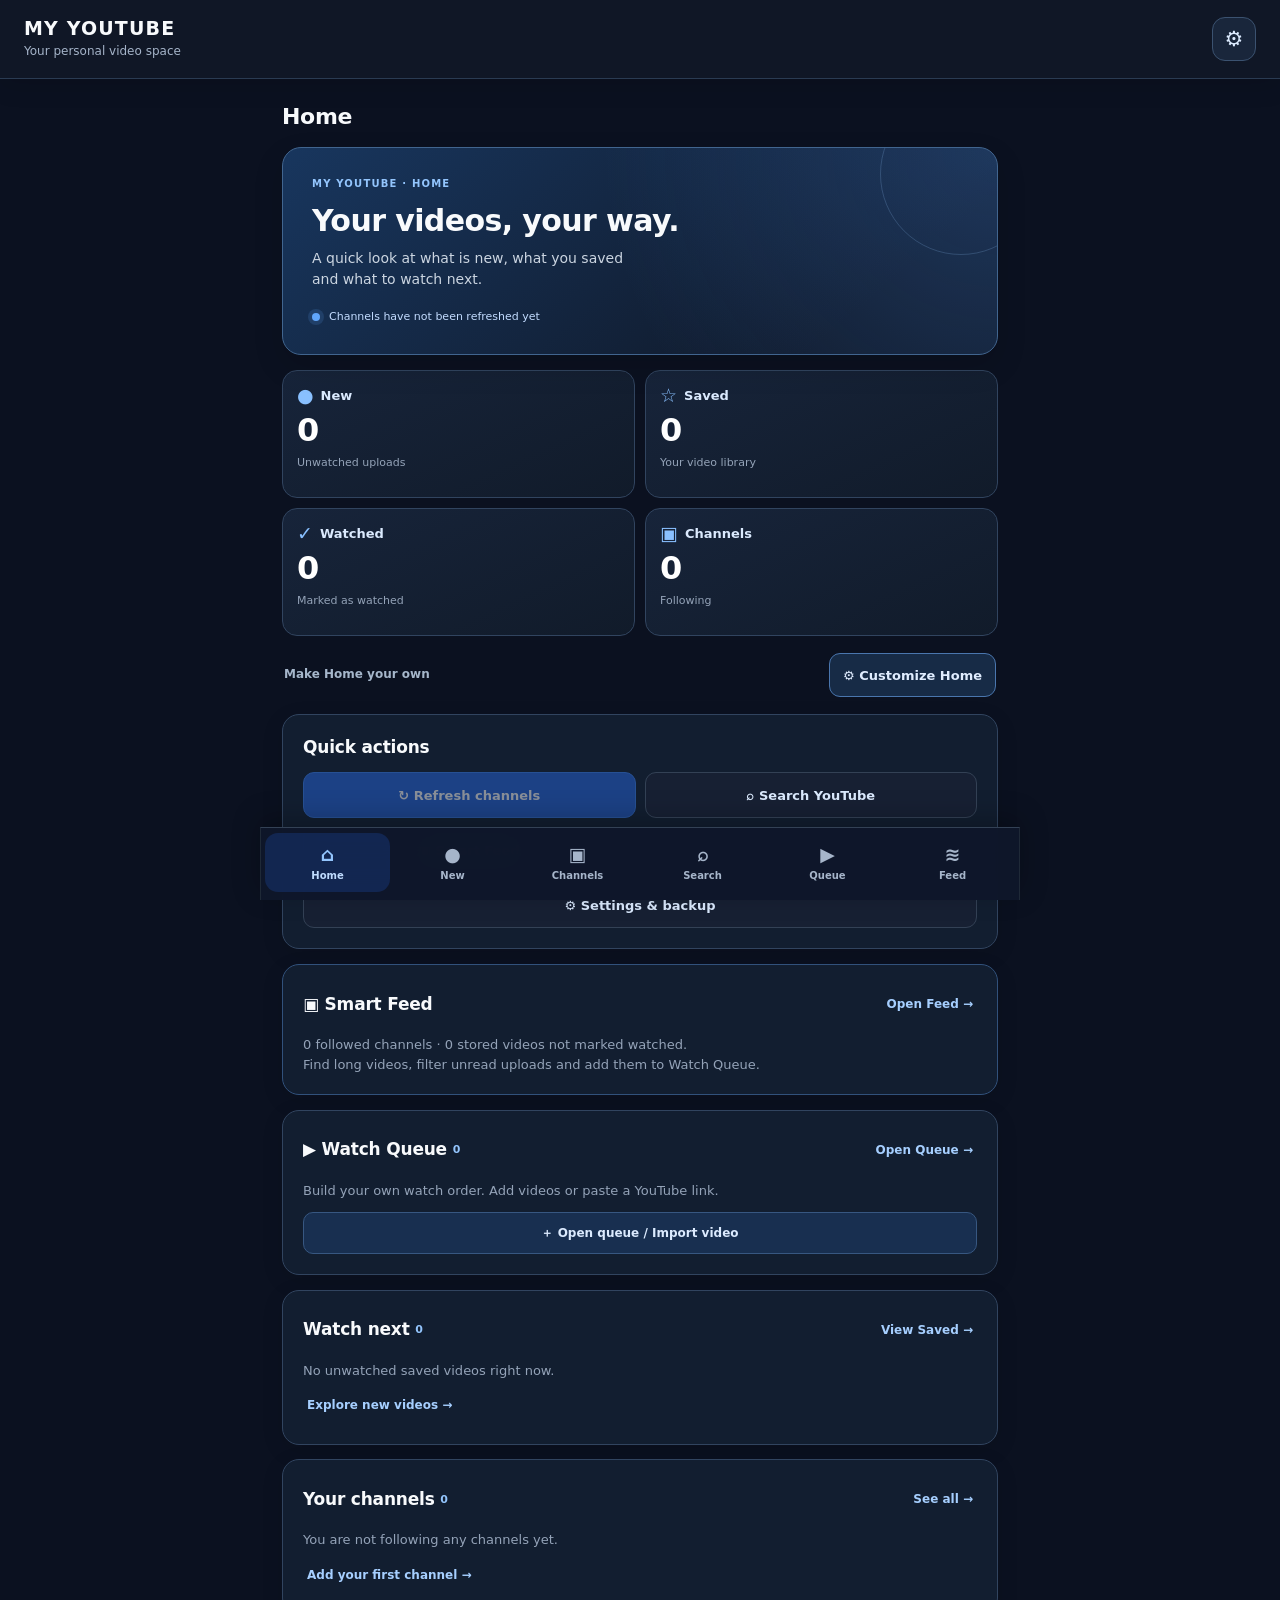
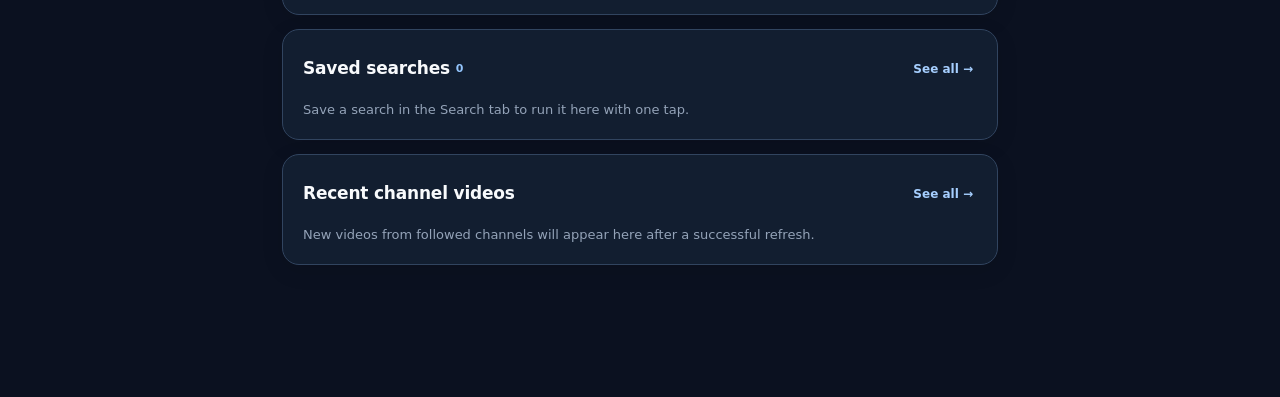
<file: index.html>
<!DOCTYPE html>
<html lang="en">

<head>

    <meta charset="UTF-8">

    <meta
        name="viewport"
        content="width=device-width, initial-scale=1.0"
    >

    <title>My YouTube</title>
    <!-- My YouTube PWA 1.0: Android install / icons -->
    <meta name="theme-color" content="#0b1220">
    <meta name="application-name" content="My YouTube">
    <meta name="apple-mobile-web-app-capable" content="yes">
    <meta name="apple-mobile-web-app-status-bar-style" content="black-translucent">
    <link rel="manifest" href="manifest.webmanifest?v=20261102-pwa2">
    <link rel="icon" href="icon-192.png" type="image/png">
    <link rel="apple-touch-icon" href="icon-192.png">


    <link
        rel="stylesheet"
        href="style.css"
    >

<style>

    /* Home dashboard: scoped additions, preserving the existing design. */
    .home-hero { background:linear-gradient(135deg,#173867,#101827 72%); border:1px solid #28518b;
        border-radius:18px; padding:22px 19px; }
    .home-eyebrow { font-size:10px; font-weight:700; letter-spacing:1.2px; color:#93c5fd; }
    .home-hero h3 {font-size:24px;line-height:1.18;margin:10px 0 8px;}
    .home-hero p {font-size:14px;color:#cbd5e1;margin:0;}
    .home-refresh-status {font-size:11px;color:#93c5fd;margin-top:16px;}
    .home-stats {display:grid;grid-template-columns:repeat(2,minmax(0,1fr));gap:10px;}
    .home-stat {min-width:0;text-align:left;padding:14px;background:#111827;color:#fff;
        border:1px solid #283548;border-radius:15px;display:flex;flex-direction:column;gap:7px;cursor:pointer;}
    .home-stat-top {font-size:13px;color:#cbd5e1;}
    .home-stat strong {font-size:29px;line-height:1.15;font-variant-numeric:tabular-nums;}
    .home-stat-open {font-size:11px;color:#93c5fd;}
    .home-panel {padding:16px;background:#111827;border:1px solid #1f2937;border-radius:16px;}
    .home-section-title {display:flex;align-items:center;justify-content:space-between;gap:10px;margin-bottom:12px;}
    .home-section-title h3 {font-size:16px;margin:0;}
    .home-mini-count {font-size:11px;color:#93c5fd;vertical-align:middle;}
    .home-text-action {border:0;background:transparent;color:#93c5fd;font-weight:600;cursor:pointer;
        white-space:nowrap;padding:4px;font-size:12px;}
    .home-actions {display:grid;grid-template-columns:repeat(2,minmax(0,1fr));gap:9px;}
    .home-primary-action,.home-secondary-action {min-height:44px;padding:9px;border-radius:10px;
        font-size:12px;font-weight:700;cursor:pointer;}
    .home-primary-action {background:#2563eb;color:white;border:1px solid #2563eb;}
    .home-secondary-action {background:#172033;color:#dbeafe;border:1px solid #334155;}
    .home-primary-action:disabled {opacity:.5;cursor:not-allowed;}
    .home-search-list {display:flex;flex-direction:column;gap:9px;}
    .home-search-item {display:grid;grid-template-columns:minmax(0,1fr) auto;gap:4px 10px;
        width:100%;padding:12px;text-align:left;background:#0e192e;color:#fff;border:1px solid #334155;
        border-radius:11px;cursor:pointer;min-width:0;}
    .home-search-title {font-size:13px;font-weight:700;overflow-wrap:anywhere;grid-column:1;}
    .home-search-meta {font-size:11px;color:#94a3b8;grid-column:1;overflow-wrap:anywhere;}
    .home-search-run {font-size:12px;color:#93c5fd;grid-column:2;grid-row:1 / span 2;align-self:center;}
    .home-empty {font-size:13px;color:#94a3b8;margin:0;}
    .home-preview-videos {display:flex;flex-direction:column;gap:12px;min-width:0;}
    .home-preview-videos .video-card {margin:0;}
    .bottom-navigation .nav-button {min-width:0;font-size:10px;padding:5px 1px;}
    .bottom-navigation .nav-button span:last-child {white-space:nowrap;}
    .bottom-navigation .nav-icon {font-size:18px;}
    @media (max-width:370px) {
        .bottom-navigation .nav-button {font-size:9px;}
        .bottom-navigation .nav-icon {font-size:17px;}
        .home-hero h3 {font-size:21px;}
    }


    /* New / Saved / Watched: local library controls. Scoped to these tabs. */
    .library-tools { padding:15px; background:#111827; border:1px solid #283548;
        border-radius:16px; display:flex; flex-direction:column; gap:12px; min-width:0; }
    .library-tools-heading h3 {margin:0 0 4px;font-size:17px;}
    .library-tools-heading span {font-size:12px;color:#94a3b8;}
    .library-tools label {display:flex;flex-direction:column;gap:6px;
        font-size:12px;font-weight:600;color:#cbd5e1;min-width:0;}
    .library-tools input,.library-tools select {width:100%;min-width:0;min-height:44px;
        border:1px solid #334155;border-radius:10px;background:#0b1425;
        color:#f8fafc;padding:10px;font-size:14px;}
    .library-tools input:focus-visible,.library-tools select:focus-visible,
    .library-tool-actions button:focus-visible {outline:2px solid #60a5fa;outline-offset:2px;}
    .library-filter-grid {display:grid;grid-template-columns:repeat(2,minmax(0,1fr));gap:10px;}
    .library-tool-actions {display:grid;grid-template-columns:repeat(2,minmax(0,1fr));gap:9px;}
    .library-tool-actions button {min-height:42px;background:#172033;
        color:#dbeafe;border:1px solid #334155;border-radius:10px;
        font-weight:600;font-size:12px;padding:8px;cursor:pointer;}
    .library-tool-actions button[aria-pressed="true"] {background:#173867;border-color:#60a5fa;}
    #library-results-summary {margin:0;font-size:12px;color:#94a3b8;}
    .library-results {display:flex;flex-direction:column;gap:14px;min-width:0;}
    .library-section-heading {margin:8px 0 0;}
    .library-section-heading h3 {font-size:17px;margin:0 0 3px;}
    .library-section-heading h3 span {color:#93c5fd;font-size:13px;}
    .library-section-heading p,.library-note {margin:0;color:#94a3b8;font-size:12px;}
    /* Compact list removes only large thumbnails; title, link and controls remain. */
    .library-results.is-compact .video-card .thumbnail {display:none;}
    .library-results.is-compact .video-card .video-info {padding:12px;}
    .library-results.is-compact .video-card .video-info h3 {font-size:15px;}
    .library-results.is-compact .video-card .video-date {margin-bottom:6px;}
    .library-results.is-compact .video-link-row {margin:6px 0 !important;}


    /* Channels overview and per-channel video browsing. Scoped to Channels. */
    .channels-overview {display:flex;flex-direction:column;gap:4px;padding:14px 15px;
        background:#111827;border:1px solid #283548;border-radius:14px;}
    .channels-overview strong {font-size:16px;color:#f8fafc;}
    .channels-overview span {font-size:12px;color:#93c5fd;}
    .channels-top-actions {display:grid;grid-template-columns:repeat(2,minmax(0,1fr));gap:9px;}
    .channels-top-actions .add-channel-button {min-width:0;min-height:44px;white-space:normal;
        padding:10px 6px;font-size:12px;}
    .channel-card-expanded {min-width:0;background:#111827;color:#f8fafc;}
    .channel-card-expanded .channel-card-header {min-width:0;}
    .channel-card-expanded .channel-card-info {min-width:0;overflow-wrap:anywhere;}
    .channel-stats {display:grid;grid-template-columns:repeat(4,minmax(0,1fr));gap:6px;
        padding:12px 0;border-top:1px solid #273548;border-bottom:1px solid #273548;}
    .channel-stats div {display:flex;align-items:center;flex-direction:column;gap:3px;min-width:0;}
    .channel-stats strong {font-size:20px;line-height:1.2;color:#f8fafc;font-variant-numeric:tabular-nums;}
    .channel-stats span {font-size:11px;color:#94a3b8;}
    .channel-card-buttons {display:grid;grid-template-columns:repeat(2,minmax(0,1fr));gap:9px;}
    .channel-card-buttons button {min-width:0;min-height:44px;box-sizing:border-box;white-space:normal;
        border-radius:10px;padding:9px 7px;font-size:12px;font-weight:700;cursor:pointer;}
    .channel-card-buttons .channel-view-button {background:#2563eb;color:#fff;border:1px solid #2563eb;}
    .channel-card-buttons .channel-delete-button {background:#172033;color:#cbd5e1;
        border:1px solid #334155;}
    .channel-card-buttons .channel-refresh-button {background:#123c38;color:#d1fae5;border:1px solid #236c61;}
    .channel-card-buttons button:disabled,.channel-detail-refresh:disabled {opacity:.55;cursor:wait;}
    .channel-detail-refresh {align-self:flex-start;min-height:44px;background:#123c38;
        color:#d1fae5;border:1px solid #236c61;border-radius:10px;padding:10px 14px;
        font-size:13px;font-weight:700;cursor:pointer;max-width:100%;}
    .channel-detail {display:flex;flex-direction:column;gap:13px;min-width:0;padding:15px;
        background:#111827;border:1px solid #283548;border-radius:16px;}
    .channel-back-button {min-height:44px;align-self:flex-start;border:1px solid #334155;
        background:#172033;color:#dbeafe;border-radius:10px;padding:10px 14px;
        font-weight:700;cursor:pointer;}
    .channel-detail-heading {display:flex;align-items:center;gap:12px;min-width:0;}
    .channel-detail-thumbnail {width:54px;height:54px;flex:0 0 54px;border-radius:50%;object-fit:cover;}
    .channel-detail-heading-text {min-width:0;overflow-wrap:anywhere;}
    .channel-detail-heading h3 {margin:0 0 5px;font-size:18px;}
    .channel-detail-heading p {margin:0;font-size:12px;color:#94a3b8;}
    .channel-detail-filters {display:grid;grid-template-columns:repeat(2,minmax(0,1fr));gap:8px;}
    .channel-filter-button {min-height:42px;border-radius:10px;border:1px solid #334155;
        background:#172033;color:#dbeafe;padding:9px 6px;cursor:pointer;font-size:12px;
        font-weight:700;min-width:0;}
    .channel-filter-button span {color:#93c5fd;margin-left:4px;}
    .channel-filter-button.is-selected {background:#173867;border-color:#60a5fa;}
    .channel-detail-note,.channel-detail-summary {font-size:12px;color:#94a3b8;margin:0;}
    .channel-detail-videos {display:flex;flex-direction:column;gap:14px;min-width:0;}
    .channel-back-button:focus-visible,.channel-card-buttons button:focus-visible,
    .channel-filter-button:focus-visible {outline:2px solid #60a5fa;outline-offset:2px;}



    /* Settings hub: clearer organisation and accessible mobile controls.
       Scoped to the settings dialog; existing video/library styles are unchanged. */
    .settings-overlay {box-sizing:border-box;padding:12px;}
    .settings-hub {box-sizing:border-box;width:100%;max-width:520px;
        max-height:calc(100dvh - 24px);overflow-y:auto;overscroll-behavior:contain;
        scrollbar-width:thin;}
    .settings-hub .settings-header {position:sticky;top:0;z-index:2;
        background:#111827;padding:16px;border-bottom:1px solid #283548;}
    .settings-hub .settings-header h2 {margin:0 0 4px;}
    .settings-hub .settings-hub-body {display:flex;flex-direction:column;gap:12px;
        padding:15px;min-width:0;}
    .settings-overview {display:grid;grid-template-columns:repeat(4,minmax(0,1fr));gap:6px;}
    .settings-overview div {display:flex;flex-direction:column;align-items:center;justify-content:center;
        gap:4px;padding:11px 2px;min-width:0;border-radius:12px;
        background:#172033;border:1px solid #334155;}
    .settings-overview strong {font-size:22px;color:#f8fafc;font-variant-numeric:tabular-nums;}
    .settings-overview span {font-size:10px;color:#cbd5e1;}
    .settings-group {border-radius:13px;border:1px solid #334155;overflow:hidden;
        background:#111827;min-width:0;}
    .settings-group > summary {list-style:none;display:flex;align-items:center;
        justify-content:space-between;gap:9px;padding:16px 13px;min-height:52px;
        font-weight:700;color:#f8fafc;cursor:pointer;font-size:14px;}
    .settings-group > summary::-webkit-details-marker {display:none;}
    .settings-group[open] > summary {border-bottom:1px solid #334155;color:#bfdbfe;}
    .settings-group-arrow {color:#94a3b8;font-size:18px;transition:transform .15s;}
    .settings-group[open] .settings-group-arrow {transform:rotate(180deg);}
    .settings-group-content {padding:14px;display:flex;flex-direction:column;gap:12px;min-width:0;}
    .settings-group-content > h3 {margin:0;font-size:15px;color:#e2e8f0;}
    .settings-group-content .settings-description {margin:0;line-height:1.5;
        overflow-wrap:anywhere;}
    .settings-group-content .settings-action-button,
    .settings-group-content .settings-danger-button {box-sizing:border-box;
        min-height:44px;width:100%;margin:0;white-space:normal;}
    .settings-group-content button:disabled {opacity:.5;cursor:not-allowed;}
    .settings-button-grid {display:grid;grid-template-columns:repeat(2,minmax(0,1fr));gap:9px;}
    .settings-button-grid > :only-child {grid-column:span 2;}
    .settings-backup-option {display:flex;align-items:flex-start;gap:10px;
        color:#e2e8f0;font-size:13px;cursor:pointer;line-height:1.4;}
    .settings-backup-option input {width:18px;height:18px;flex:0 0 18px;margin-top:1px;}
    .settings-backup-option small {display:block;color:#94a3b8;font-size:11px;}
    .settings-hub-divider {width:100%;border:0;border-top:1px solid #334155;margin:2px 0;}
    .settings-hub-note {font-size:12px;line-height:1.5;color:#94a3b8;margin:2px 0;}
    .settings-hub .settings-footer {position:sticky;bottom:0;background:#111827;
        padding:12px 15px;border-top:1px solid #283548;}
    .settings-hub button:focus-visible,.settings-hub summary:focus-visible,
    .settings-hub input:focus-visible {outline:2px solid #60a5fa;outline-offset:2px;}
    @media(max-width:370px) {
        .settings-overview strong {font-size:19px;}
        .settings-overview span {font-size:9px;}
        .settings-button-grid {grid-template-columns:1fr;}
        .settings-button-grid > :only-child {grid-column:span 1;}
    }



    /* ================================================
       MY YOUTUBE — UNIFIED MOBILE DESIGN / OCT 2026
       Presentation only. No application logic changed.
       ================================================ */
    :root {
        --ui-bg: #0b1120;
        --ui-surface: #111c2e;
        --ui-border: #2b3d53;
        --ui-muted: #a5b4c9;
        --ui-blue: #60a5fa;
        --ui-blue-strong: #2563eb;
    }
    html { scroll-behavior: smooth; }
    body {
        font-family: system-ui, -apple-system, BlinkMacSystemFont, "Segoe UI", sans-serif;
        line-height: 1.48;
        -webkit-font-smoothing: antialiased;
        padding-bottom: calc(92px + env(safe-area-inset-bottom));
    }
    .app-header {
        padding: 13px max(16px, env(safe-area-inset-left));
        background: rgba(17, 24, 39, .96);
        border-bottom: 1px solid #2a3b52;
        backdrop-filter: blur(14px);
        -webkit-backdrop-filter: blur(14px);
        box-shadow: 0 6px 24px rgba(0, 0, 0, .12);
    }
    .app-header h1 {
        font-size: 19px;
        letter-spacing: 1.15px;
        line-height: 1.2;
    }
    .app-header p {font-size: 12px; margin-top: 3px; color: var(--ui-muted);}
    .settings-button {
        min-width: 44px; min-height: 44px;
        border: 1px solid #3b5270;
        border-radius: 13px;
        background: #19263b;
        color: #dbeafe;
    }
    .app-content {padding: 19px 15px 30px;}
    .section-header {align-items:flex-start; margin-bottom:16px; gap:12px;}
    .section-header h2 {font-size:22px; line-height:1.25; letter-spacing:-.3px;}
    .video-count {font-weight:650;}

    /* Consistent card surfaces on all pages. */
    .video-card, .channel-card, .empty-state, .channel-form,
    .home-panel, .library-tools, .channel-detail, .channels-overview {
        border-color: var(--ui-border);
        border-radius: 17px;
        box-shadow: 0 8px 24px rgba(0,0,0,.12);
    }
    .video-card {overflow:hidden; background:var(--ui-surface);}
    .video-info {padding:16px; min-width:0;}
    .video-info h3 {font-size:16px; line-height:1.4; margin-bottom:8px; overflow-wrap:anywhere;}
    .channel-name {font-size:13px;}
    .video-date {color:var(--ui-muted); font-size:12px; margin-bottom:13px;}
    .thumbnail {background:#172033;}
    .video-list, .library-results, .channel-list, .channel-detail-videos {gap:15px;}
    .video-link-row {padding:10px 11px; background:#0d1728; border:1px solid #28394f; border-radius:12px;}
    .video-link-row a {line-height:1.5;}
    .video-actions {gap:9px;}
    .action-button, .refresh-button, .add-channel-button,
    .channel-filter-button, .form-button, .home-primary-action, .home-secondary-action {
        min-height:44px;
        border-radius:11px;
        font-family:inherit;
        font-weight:650;
    }
    .action-button {font-size:12px; padding:9px 6px;}
    .watch-button, .form-save-button, .add-channel-button,
    .home-primary-action, .channel-card-buttons .channel-view-button {
        background:#2764d9; border-color:#3b82f6; color:white;
    }
    .watch-button:active, .form-save-button:active,
    .home-primary-action:active {background:#1d4ed8;}
    .empty-state {padding:36px 20px;}
    .empty-state p {line-height:1.55;}

    /* Cards and controls from newer sections use the same rhythm. */
    .home-hero {padding:23px 19px; border-radius:19px;}
    .home-hero h3 {letter-spacing:-.5px;}
    .home-stat {border-radius:15px; border-color:#344967; background:var(--ui-surface);}
    .home-stat strong {letter-spacing:-.6px;}
    .home-stat-open, .home-search-run, .home-text-action {color:#a6cfff;}
    .home-panel, .library-tools, .channel-detail, .channels-overview {background:var(--ui-surface);}
    .library-tools {gap:13px;}
    .library-tools input, .library-tools select, .channel-form input {
        background:#0e192c;
        border:1px solid #40536c;
        border-radius:11px;
        color:#f8fafc;
        font-size:14px;
    }
    .library-filter-grid {gap:9px;}
    .channel-card-expanded {background:var(--ui-surface);}
    .channel-card-buttons, .channels-top-actions {gap:10px;}
    .channel-stats {border-color:#2c3f55;}
    .channel-stats strong {font-variant-numeric:tabular-nums;}

    /* Form controls and input focus across both static and JS-generated UI. */
    button, input, select, textarea {font-family:inherit;}
    input, select, textarea {max-width:100%;}
    button {touch-action:manipulation;}
    button:disabled {opacity:.55;cursor:not-allowed;}
    :where(button, a, input, select, textarea, summary):focus-visible {
        outline:3px solid #93c5fd !important;
        outline-offset:3px;
    }

    /* Fixed six-tab bar, safe area and clear selected state. */
    .bottom-navigation {
        min-height:73px;
        padding:5px 4px calc(6px + env(safe-area-inset-bottom));
        background:rgba(15,23,42,.98);
        border-top:1px solid #334155;
        box-shadow:0 -8px 28px rgba(0,0,0,.25);
        backdrop-filter:blur(16px);
        -webkit-backdrop-filter:blur(16px);
    }
    .bottom-navigation .nav-button {
        min-height:56px;
        padding:7px 1px;
        border-radius:12px;
        gap:5px;
        color:#a6b5ca;
        font-size:10px;
        transition:background-color .14s ease, color .14s ease;
    }
    .bottom-navigation .nav-icon {font-size:19px; line-height:1.1;}
    .bottom-navigation .nav-button.active {
        background:rgba(37,99,235,.2);
        color:#bfdbfe;
    }
    .bottom-navigation .nav-button.active .nav-icon {color:#93c5fd;}
    .bottom-navigation .nav-button:active {background:rgba(96,165,250,.16);}

    /* Version 1.4.8: navigation layout follows visible-tab preferences. */
    .bottom-navigation.nav-two-rows {grid-template-columns:repeat(4,minmax(0,1fr));}
    .has-two-row-nav .app-content {padding-bottom:175px;}
    .visible-tabs-grid {display:grid;grid-template-columns:repeat(2,minmax(0,1fr));gap:9px;}
    .visible-tab-option {display:flex;align-items:center;gap:9px;min-width:0;
        padding:11px 9px;min-height:46px;border:1px solid #334155;border-radius:11px;
        background:#111b2d;color:#e2e8f0;font-size:12px;cursor:pointer;}
    .visible-tab-option input {flex:0 0 18px;width:18px;height:18px;accent-color:#60a5fa;}
    .visible-tab-option input:disabled {opacity:.6;}
    .visible-tab-option span {min-width:0;overflow-wrap:anywhere;}
    @media(max-width:355px) {.visible-tabs-grid {grid-template-columns:1fr;}}

    /* Settings: consistent border and contrast with the rest of the app. */
    .settings-hub {border-color:#3c5069;}
    .settings-group {border-color:var(--ui-border);}
    .settings-group > summary {font-size:14px;}
    .settings-overview div {border-color:#3b4d63;}

    @media (hover:hover) and (pointer:fine) {
        .home-stat:hover,.home-search-item:hover,.channel-view-button:hover,
        .settings-button:hover,.action-button:hover,.nav-button:hover {
            border-color:#5280bd;
        }
    }
    @media (max-width:370px) {
        .app-content {padding-left:11px; padding-right:11px;}
        .bottom-navigation {padding-left:2px;padding-right:2px;}
        .bottom-navigation .nav-button {font-size:9px; gap:4px; padding-left:0;padding-right:0;}
        .bottom-navigation .nav-icon {font-size:18px;}
        .video-info {padding:13px;}
        .video-actions {gap:6px;}
        .action-button {font-size:11px;}
    }
    @media (min-width:600px) {
        .app-header {padding:17px 24px;}
        .app-content {padding:24px 22px 40px;}
        .video-card {align-items:stretch;}
        .thumbnail {align-self:stretch;}
    }
    @media (prefers-reduced-motion:reduce) {
        html {scroll-behavior:auto;}
        .bottom-navigation .nav-button {transition:none;}
    }

    /* Hidden videos: a discreet action on every card, and safe restoration in Settings. */
    .video-hide-row {margin-top:8px; display:flex; justify-content:flex-end;}
    .video-hide-button {font-size:12px; color:#cbd5e1; background:#1c293b;
        border:1px solid #3b4b63; border-radius:10px; min-height:40px; padding:8px 14px;}
    .video-hide-button:hover {background:#283b53;}
    .settings-hidden-list {display:flex; flex-direction:column; gap:10px; min-width:0;}
    .settings-hidden-item {display:flex; flex-wrap:wrap; align-items:center; justify-content:space-between;
        gap:10px; min-width:0; border:1px solid #334155; background:#0e192b;
        border-radius:12px; padding:12px;}
    .settings-hidden-info {flex:1 1 160px; min-width:0; display:flex; flex-direction:column; gap:4px;}
    .settings-hidden-info strong {font-size:13px; overflow-wrap:anywhere; color:#f1f5f9;}
    .settings-hidden-info span {font-size:12px; color:#94a3b8; overflow-wrap:anywhere;}
    .settings-group-content .settings-restore-video {width:auto; flex:0 0 auto; min-width:100px; min-height:40px;}
    @media(max-width:370px) {.settings-restore-video{width:100%;}}

    /* Home & App Polish (October 2026): presentation only; all video data is untouched. */
    :root { --home-accent:#77b3ff; --home-elevated:#121e30; --home-outline:#31445f; }
    .home-hero-v2 {
        position:relative; overflow:hidden; padding:26px 20px 21px;
        background:radial-gradient(circle at 100% 0,rgba(75,146,245,.24),transparent 53%),
          linear-gradient(140deg,#18365e,#101a2b 80%);
        border:1px solid #41658f; box-shadow:0 12px 30px rgba(0,0,0,.14);
    }
    .home-hero-v2::before {content:"";position:absolute;top:-55px;right:-45px;
        width:160px;height:160px;border:1px solid rgba(148,197,255,.2);border-radius:50%;pointer-events:none;}
    .home-hero-v2 h3 {color:#f8fafc;position:relative;font-size:clamp(23px,6.2vw,30px);letter-spacing:-.6px;margin:12px 0 9px;}
    .home-hero-v2 p {max-width:36ch;line-height:1.5;position:relative;}
    .home-status-line {display:flex;align-items:center;gap:9px;min-width:0;
        color:#c3dcff;font-size:11px;margin-top:19px;line-height:1.5;}
    .home-status-dot {display:inline-block;width:8px;height:8px;background:#60a5fa;
        border-radius:50%;flex:0 0 auto;box-shadow:0 0 0 4px rgba(96,165,250,.15);}
    .home-stats-v2 {gap:10px;}
    .home-stat-v2 {padding:15px 14px;min-height:128px;gap:7px;box-sizing:border-box;
        border-color:var(--home-outline);background:linear-gradient(155deg,#17243a,#111b2a);}
    .home-stat-v2 .home-stat-top {font-weight:700;display:flex;align-items:center;gap:7px;color:#dbeafe;}
    .home-stat-symbol {color:#89c0ff;font-size:19px;line-height:1;}
    .home-stat-v2 strong {font-size:32px;letter-spacing:-.6px;}
    .home-stat-description {font-size:11px;color:#94a3b8;line-height:1.3;}
    .home-panel {border-color:var(--home-outline);background:var(--home-elevated);box-shadow:0 6px 22px rgba(0,0,0,.10);}
    .home-section-title h3 {color:#f8fafc;font-size:17px;letter-spacing:-.2px;}
    .home-text-action {min-height:38px;display:inline-flex;align-items:center;justify-content:center;}
    .home-actions-v2 {grid-template-columns:repeat(2,minmax(0,1fr));}
    .home-actions-v2 > :last-child {grid-column:span 2;}
    .home-actions-v2 button {box-sizing:border-box;min-width:0;min-height:46px;
        font-size:13px;white-space:normal;padding:10px 9px;}
    .home-quick-videos,.home-channel-list {display:flex;flex-direction:column;gap:10px;min-width:0;}
    .home-quick-video {display:flex;gap:11px;padding:10px;border:1px solid #31445f;
        border-radius:13px;background:#0e1a2b;min-width:0;}
    .home-quick-thumb {width:96px;height:76px;flex:0 0 96px;border-radius:9px;
        overflow:hidden;background:#243550;display:flex;align-items:center;justify-content:center;}
    .home-quick-thumb img {width:100%;height:100%;object-fit:cover;}
    .home-quick-placeholder {font-size:21px;color:#bfdbfe;}
    .home-quick-details {display:flex;flex-direction:column;gap:4px;min-width:0;flex:1;}
    .home-quick-title {font-size:13px;line-height:1.35;font-weight:700;color:#f1f5f9;
        overflow-wrap:anywhere;display:-webkit-box;-webkit-line-clamp:2;-webkit-box-orient:vertical;overflow:hidden;}
    .home-quick-meta {font-size:11px;color:#a6b7cb;overflow-wrap:anywhere;line-height:1.35;}
    .home-inline-action {display:inline-flex;align-items:center;align-self:flex-start;
        min-height:30px;padding:2px 0;color:#93c5fd;font-size:12px;font-weight:700;text-decoration:none;}
    .home-channel-item {display:flex;align-items:center;gap:10px;text-align:left;width:100%;
        min-width:0;min-height:66px;background:#0e1a2b;border:1px solid #31445f;
        padding:10px;border-radius:13px;color:#f8fafc;cursor:pointer;}
    .home-channel-item img,.home-channel-icon {width:42px;height:42px;flex:0 0 42px;
        border-radius:50%;object-fit:cover;background:#203653;}
    .home-channel-icon {display:flex;align-items:center;justify-content:center;color:#a3cafa;}
    .home-channel-text {min-width:0;flex:1;display:flex;flex-direction:column;gap:3px;}
    .home-channel-text strong {font-size:13px;overflow-wrap:anywhere;line-height:1.3;}
    .home-channel-text > span {color:#94a3b8;font-size:11px;}
    .home-channel-count {font-size:11px;color:#cbd5e1;border:1px solid #384b63;
        border-radius:999px;padding:6px 8px;white-space:nowrap;}
    .home-channel-count.has-new {background:rgba(37,99,235,.18);border-color:#4a87dd;color:#bfdbfe;}
    .home-empty-guidance {display:flex;flex-direction:column;align-items:flex-start;gap:6px;}
    .home-preview-videos .video-card {box-shadow:none;}
    .home-preview-videos .video-info h3 {color:#f8fafc;}
    /* Shared mobile polish: more reliable tap targets, contrast and keyboard focus. */
    .home-stat,.home-channel-item,.home-search-item,.home-actions button,
    .home-text-action,.video-card .action-button,.bottom-navigation .nav-button,
    .settings-button {touch-action:manipulation;}
    .home-stat:focus-visible,.home-channel-item:focus-visible,.home-search-item:focus-visible,
    .home-actions button:focus-visible,.home-inline-action:focus-visible,
    .home-text-action:focus-visible,.bottom-navigation button:focus-visible,
    .video-card button:focus-visible {outline:2px solid #93c5fd;outline-offset:3px;}
    .home-quick-video a:focus-visible {outline:2px solid #93c5fd;outline-offset:2px;}
    .bottom-navigation {padding-bottom:max(8px,env(safe-area-inset-bottom,0px));}
    .bottom-navigation .nav-button {border-radius:13px;min-height:52px;}
    .video-card {border-radius:16px;}
    .video-info h3 {line-height:1.35;overflow-wrap:anywhere;}
    @media (max-width:370px) {
        .home-quick-thumb {width:74px;height:72px;flex-basis:74px;}
        .home-quick-video {gap:9px;padding:8px;}
        .home-hero-v2 {padding:22px 16px;}
        .home-stat-v2 {padding:12px 10px;}
        .home-channel-item {gap:8px;}
    }
    @media (min-width:750px) {
        .home-quick-thumb {width:128px;height:86px;flex-basis:128px;}
        .home-hero-v2 {padding:29px;}
        .home-panel {padding:20px;}
    }
    @media (prefers-reduced-motion:reduce) {
        .home-channel-item,.home-stat,.home-search-item {transition:none;}
    }

    /* Home 2.0 — controls for rearranging and hiding optional Home sections. */
    .home-customize-toolbar {display:flex;align-items:center;justify-content:space-between;
        gap:10px;padding:2px 2px;color:#a6b7cb;font-size:12px;font-weight:600;}
    .home-customize-toolbar button {background:#172b46;border:1px solid #4a76ae;
        color:#e0edff;border-radius:11px;min-height:44px;padding:9px 13px;
        font-size:13px;font-weight:700;cursor:pointer;}
    .home-custom-editor {padding:15px;background:#131f32;border:1px solid #41618c;
        border-radius:16px;color:#e2e8f0;min-width:0;}
    .home-custom-editor p {font-size:12px;line-height:1.5;color:#b0c2da;margin:0 0 14px;}
    .home-custom-rows {display:flex;flex-direction:column;gap:9px;}
    .home-custom-row {display:flex;flex-wrap:wrap;align-items:center;justify-content:space-between;
        gap:8px;min-width:0;border:1px solid #31445f;padding:10px;border-radius:12px;}
    .home-custom-name {font-size:13px;font-weight:700;line-height:1.35;min-width:105px;flex:1;}
    .home-custom-row-actions {display:flex;gap:6px;align-items:center;}
    .home-custom-row-actions button,.home-custom-footer button {min-height:42px;
        border:1px solid #425a7a;border-radius:9px;background:#213550;color:#edf5ff;
        padding:8px 10px;font-size:12px;font-weight:700;cursor:pointer;}
    .home-custom-row-actions button[data-home-toggle] {min-width:74px;}
    .home-custom-row-actions button[data-home-move] {min-width:42px;font-size:19px;}
    .home-custom-row-actions button:disabled {opacity:.35;cursor:not-allowed;}
    .home-custom-footer {display:grid;grid-template-columns:repeat(2,minmax(0,1fr));gap:9px;margin-top:14px;}
    .home-custom-footer button:last-child {background:#2563eb;border-color:#2563eb;}
    .home-custom-section-list {display:flex;flex-direction:column;gap:14px;min-width:0;}
    .home-custom-section-list > [hidden] {display:none !important;}
    .home-customize-toolbar button:focus-visible,.home-custom-editor button:focus-visible {
        outline:2px solid #93c5fd;outline-offset:3px;}
    @media(max-width:370px) {
        .home-custom-row-actions {width:100%;justify-content:flex-end;}
    }


    /* Home 2.0: quick actions for saved, unwatched videos.
       Only layout changes; watched/saved state still uses existing handlers. */
    .home-quick-controls {display:flex;flex-wrap:wrap;gap:7px;margin-top:6px;min-width:0;}
    .home-quick-action {min-height:40px;max-width:100%;padding:8px 10px;border:1px solid #3a5273;
        border-radius:10px;background:#172c47;color:#e3efff;font-size:12px;font-weight:700;
        cursor:pointer;touch-action:manipulation;white-space:normal;text-align:center;}
    .home-quick-action:hover {background:#203d61;border-color:#6898d2;}
    .home-quick-action:disabled {opacity:.45;cursor:not-allowed;}
    .home-quick-action:focus-visible {outline:2px solid #93c5fd;outline-offset:3px;}
    @media (max-width:390px) {
        .home-quick-controls {display:grid;grid-template-columns:repeat(2,minmax(0,1fr));}
        .home-quick-action {min-width:0;padding:8px 5px;font-size:11px;}
        .home-quick-action:last-child:nth-child(odd) {grid-column:span 2;}
    }


    /* ==============================================
       VIDEO CARD 2.0 — all pages, shared visual design
       Compact thumbnail + details and a clear action grid.
       Uses existing actions and stored video state.
       ============================================== */
    .video-card-v3 {
        display:block;
        min-width:0;
        overflow:hidden;
        border:1px solid #344760;
        background:linear-gradient(155deg,#152236,#101a2a);
        border-radius:17px;
    }
    .video-card-v3 .video-card-top {
        display:grid;
        grid-template-columns:116px minmax(0,1fr);
        align-items:start;
        gap:12px;
        padding:12px;
        min-width:0;
    }
    .video-card-v3 .thumbnail {
        position:relative;
        display:block;
        width:116px;
        height:auto;
        aspect-ratio:16/10;
        min-width:0;
        padding:0;
        margin:0;
        border:1px solid #334b69;
        border-radius:10px;
        overflow:hidden;
        background:#182945;
        cursor:pointer;
    }
    .video-card-v3 .thumbnail-image,
    .video-card-v3 .thumbnail-placeholder {
        width:100%; height:100%; object-fit:cover;
    }
    .video-card-v3 .thumbnail-placeholder {
        display:flex;align-items:center;justify-content:center;
        color:#94a3b8;font-size:12px;
    }
    .video-card-v3 .video-thumb-play {
        position:absolute;right:6px;bottom:6px;
        display:grid;place-items:center;
        width:27px;height:27px;border-radius:9px;
        background:rgba(7,16,31,.83);color:white;font-size:12px;
        border:1px solid rgba(255,255,255,.25);
        pointer-events:none;
    }
    .video-card-v3 .video-new-badge {
        position:absolute;top:5px;left:5px;z-index:1;
        padding:3px 6px;border-radius:7px;
        background:#2563eb;color:#fff;
        font-size:10px;font-weight:800;letter-spacing:.3px;
    }
    .video-card-v3 .video-info {min-width:0;padding:0;}
    .video-card-v3 .video-info h3 {
        margin:0 0 6px;
        color:#f8fafc;font-size:14px;line-height:1.32;
        display:-webkit-box;-webkit-line-clamp:3;
        -webkit-box-orient:vertical;overflow:hidden;
        overflow-wrap:anywhere;
    }
    .video-card-v3 .channel-name {
        margin:0 0 5px;
        color:#a9cfff;font-size:12px;line-height:1.35;
        overflow:hidden;text-overflow:ellipsis;white-space:nowrap;
    }
    .video-card-v3 .video-date {
        display:flex;flex-wrap:wrap;align-items:center;
        gap:5px 7px;margin:0 0 7px;
        color:#aebdd0;font-size:11px;line-height:1.35;
    }
    .video-card-v3 .video-duration {
        display:inline-block;padding:2px 6px;
        background:#223550;border:1px solid #354d6e;
        border-radius:6px;color:#dbeafe;
        font-variant-numeric:tabular-nums;white-space:nowrap;
    }
    .video-card-v3 .video-url-row {
        display:flex;align-items:center;gap:6px;
        max-width:100%;min-width:0;
        padding:4px 0;color:#9ac9ff;
        font-size:11px;line-height:1.35;
        text-decoration:none;
    }
    .video-card-v3 .video-url-text {
        display:block;min-width:0;overflow:hidden;
        text-overflow:ellipsis;white-space:nowrap;
    }
    .video-card-v3 .video-url-row:hover {text-decoration:underline;}
    .video-card-v3 .video-card-actions {
        display:grid;
        grid-template-columns:repeat(3,minmax(0,1fr));
        gap:7px;
        padding:10px 12px 12px;
        border-top:1px solid #2b3d54;
        min-width:0;
    }
    .video-card-v3 .action-button {
        flex:initial;min-width:0;width:100%;min-height:42px;
        padding:8px 4px;border-radius:9px;
        font-size:11px;line-height:1.25;font-weight:700;
        overflow-wrap:break-word;white-space:normal;
    }
    /* Brave links use real Android intent anchors: preserve a tap gesture. */
    .video-card-v3 .brave-button {
        display:inline-flex;align-items:center;justify-content:center;
        text-decoration:none;text-align:center;touch-action:manipulation;
        color:#fff1e6;background:#723515;border:1px solid #c86b35;
    }
    .video-card-v3 .brave-button:active {background:#91441d;}
    .home-watch-links {display:flex;flex-wrap:wrap;gap:7px;align-items:center;}
    .home-watch-links .home-inline-action {align-self:auto;}
    .home-watch-links .home-brave-link {color:#ffc18d;}
    .video-card-v3 .video-hide-button {
        margin:0;min-height:42px;
        color:#d2deed;background:#1c2a3f;
    }
    .video-card-v3 .copy-link-button {color:#bfdbfe;}
    .video-card-v3 .video-thumb-watch:focus-visible,
    .video-card-v3 .video-url-row:focus-visible,
    .video-card-v3 .action-button:focus-visible {
        outline:2px solid #93c5fd !important;outline-offset:2px;
    }
    /* Existing Compact list option continues to work with the new layout. */
    .library-results.is-compact .video-card-v3 .thumbnail {display:none;}
    .library-results.is-compact .video-card-v3 .video-card-top {
        grid-template-columns:minmax(0,1fr);padding:11px 12px;
    }
    .library-results.is-compact .video-card-v3 .video-info {padding:0;}
    .library-results.is-compact .video-card-v3 .video-info h3 {font-size:14px;}
    .library-results.is-compact .video-card-v3 .video-date {margin-bottom:4px;}
    @media(max-width:350px) {
        .video-card-v3 .video-card-top {grid-template-columns:98px minmax(0,1fr);gap:9px;padding:9px;}
        .video-card-v3 .thumbnail {width:98px;}
        .video-card-v3 .video-info h3 {font-size:13px;}
        .video-card-v3 .video-card-actions {grid-template-columns:repeat(2,minmax(0,1fr));padding:9px;}
    }
    @media(min-width:600px) {
        .video-card-v3 .video-card-top {grid-template-columns:170px minmax(0,1fr);gap:16px;padding:16px;}
        .video-card-v3 .thumbnail {width:170px;}
        .video-card-v3 .video-info h3 {font-size:17px;}
        .video-card-v3 .channel-name {font-size:13px;}
        .video-card-v3 .video-card-actions {padding:12px 16px 16px;gap:10px;}
        .video-card-v3 .action-button {font-size:12px;}
    }


    /* Library Management 2.0 — batch selection, limited to New/Saved/Watched. */
    .library-bulk-controls {display:flex;flex-direction:column;gap:10px;min-width:0;}
    .library-select-toggle, .library-bulk-panel button {
        border:1px solid #41638a;background:#193350;color:#eaf4ff;
        font-weight:700;border-radius:10px;min-height:44px;padding:9px 11px;
        cursor:pointer;touch-action:manipulation;
    }
    .library-select-toggle[aria-pressed="true"] {background:#245185;border-color:#93c5fd;}
    .library-bulk-panel {border:1px solid #355376;border-radius:13px;
        background:#101e31;padding:12px;display:flex;flex-direction:column;gap:10px;}
    .library-bulk-panel[hidden] {display:none !important;}
    .bulk-selected-count {margin:0;color:#c7e5ff;font-size:14px;font-weight:700;}
    .library-bulk-choices {display:grid;grid-template-columns:repeat(2,minmax(0,1fr));gap:8px;}
    .library-bulk-actions {display:grid;grid-template-columns:repeat(3,minmax(0,1fr));gap:7px;}
    .library-bulk-actions button {min-width:0;padding:7px 4px;font-size:11px;line-height:1.25;
        white-space:normal;overflow-wrap:break-word;}
    .library-bulk-panel button:disabled {opacity:.45;cursor:not-allowed;}
    .library-bulk-actions .bulk-hide-action {background:#3a2633;border-color:#9c5368;}
    .library-bulk-note {margin:0;color:#9fb0c9;font-size:12px;line-height:1.45;}
    .bulk-video-label {display:flex;flex-direction:row !important;align-items:center;gap:10px;
        cursor:pointer;min-height:44px;padding:8px 12px;border-bottom:1px solid #334760;
        color:#d5eaff;font-size:13px;font-weight:700;}
    .bulk-video-label .bulk-video-check {width:22px;height:22px;min-width:22px;min-height:22px;
        margin:0;accent-color:#60a5fa;cursor:pointer;}
    .video-card-v3.bulk-card-selected {border-color:#60a5fa;
        box-shadow:0 0 0 1px rgba(96,165,250,.45);}
    .bulk-video-label:focus-within, .library-bulk-controls button:focus-visible {
        outline:2px solid #93c5fd;outline-offset:2px;}
    @media(max-width:355px) {
        .library-bulk-actions {grid-template-columns:repeat(2,minmax(0,1fr));}
    }


/* Watch Queue 2.1 — scoped styles; original style.css untouched. */
.queue-hero,.queue-import,.queue-list-section {background:#111827;border:1px solid #283548;border-radius:16px;padding:16px;min-width:0}
.queue-hero {background:linear-gradient(140deg,#173867,#101827 80%);border-color:#33558b}
.queue-hero h3 {font-size:22px;margin:8px 0}
.queue-hero p,.queue-import p,.queue-empty {font-size:13px;color:#a9bad1;line-height:1.55}
.queue-return,.queue-home-open {border:1px solid #375781;border-radius:10px;color:#dbeafe;background:#182f50;min-height:42px;padding:10px 14px;cursor:pointer;font-weight:600}
.queue-home-open {width:100%;margin-top:12px}
.queue-import h3 {font-size:17px;margin:0 0 7px;color:#f8fafc}
#queue-import-form {display:flex;flex-direction:column;gap:9px;margin-top:12px}
#queue-import-form label {font-size:12px;font-weight:650;color:#cbd5e1}
#queue-import-url {box-sizing:border-box;width:100%;font-size:15px;min-height:46px;background:#0b1425;color:#fff;border:1px solid #42526a;border-radius:10px;padding:10px}
#queue-import-form button {min-height:44px;background:#2563eb;color:white;border:1px solid #2563eb;border-radius:10px;font-size:14px;font-weight:700;cursor:pointer}
#queue-import-form button:disabled {opacity:.6;cursor:wait}
.queue-feedback {min-height:1.3em;margin:7px 0 0;color:#93c5fd!important;overflow-wrap:anywhere}
.queue-list-section {display:flex;flex-direction:column;gap:12px}
.queue-entry {background:#101a2b;border:1px solid #2b3e58;border-radius:13px;padding:10px;min-width:0}
.queue-entry .video-card {margin:0}
.queue-entry-toolbar {display:flex;justify-content:space-between;align-items:center;gap:8px;margin-bottom:10px;min-width:0;flex-wrap:wrap}
.queue-position {font-weight:800;color:#93c5fd;font-size:14px}
.queue-entry-actions {display:flex;flex-wrap:wrap;gap:6px}
.queue-entry-actions button {min-height:38px;padding:7px 10px;border-radius:9px;border:1px solid #3b4c63;background:#1b2b41;color:#e2e8f0;font-size:12px;cursor:pointer}
.queue-entry-actions button.queue-done {background:#174b3c;color:#d1fae5;border-color:#2b725d}
.queue-entry-actions button:disabled {opacity:.3;cursor:not-allowed}
.video-queue-button.is-active {border-color:#60a5fa!important;background:#163b63!important;color:#dbeafe!important}
.library-queue-shortcut {grid-column:1/-1;background:#173867!important;border-color:#4b75a7!important}
@media(max-width:370px){.queue-entry-actions{width:100%;display:grid;grid-template-columns:repeat(4,minmax(0,1fr))}.queue-entry-actions button{padding:7px 3px;font-size:11px}}

    /* SMART FEED 2.2 — scoped mobile-first layout. */
    .smart-feed-hero {background:linear-gradient(145deg,#183b69,#0f172a 85%);border:1px solid #385780;
        border-radius:17px;padding:19px;color:#f8fafc}
    .smart-feed-hero h3 {font-size:22px;margin:9px 0 6px}
    .smart-feed-hero p,.smart-feed-hint {font-size:12px;line-height:1.6;color:#b9c8da;margin:4px 0 12px}
    .smart-feed-pills {display:flex;gap:7px;flex-wrap:wrap;margin:12px 0}
    .smart-feed-pills span {font-size:11px;padding:5px 9px;border:1px solid #436286;border-radius:999px;background:#172f50}
    .smart-feed-shortcuts,.smart-feed-control-actions {display:flex;gap:8px;flex-wrap:wrap}
    .smart-feed-shortcuts button,.smart-feed-control-actions button {flex:1;min-width:95px;min-height:42px;border:1px solid #436286;
        border-radius:10px;background:#182c48;color:#dbeafe;padding:8px;font-weight:650;font-size:12px;cursor:pointer}
    .smart-feed-shortcuts button:disabled {opacity:.45;cursor:not-allowed}
    .smart-feed-controls,.smart-feed-results-section {background:#111827;border:1px solid #283548;
        border-radius:16px;padding:15px;min-width:0}
    .smart-feed-controls {display:flex;flex-direction:column;gap:11px}
    .smart-feed-controls h3 {margin:0;font-size:17px}
    .smart-feed-controls label {display:flex;flex-direction:column;gap:6px;font-size:12px;font-weight:650;color:#cbd5e1;min-width:0}
    .smart-feed-controls input:not([type=checkbox]),.smart-feed-controls select {box-sizing:border-box;width:100%;max-width:100%;
        min-height:44px;background:#0c1728;border:1px solid #41516a;border-radius:10px;color:#fff;padding:9px 11px;font-size:14px}
    .smart-feed-controls :is(input,select,button,summary):focus-visible {outline:2px solid #93c5fd;outline-offset:2px}
    .smart-feed-grid {display:grid;grid-template-columns:repeat(2,minmax(0,1fr));gap:10px}
    #smart-feed-rules {border:1px solid #37475e;border-radius:12px;padding:11px;background:#0d1728;min-width:0}
    #smart-feed-rules summary {cursor:pointer;font-weight:700;font-size:13px;color:#bfdbfe;min-height:30px}
    .smart-feed-rule {border-top:1px solid #334155;padding:12px 0;display:flex;flex-direction:column;gap:8px}
    .smart-feed-rule-main {display:flex;justify-content:space-between;align-items:center;gap:10px;min-width:0}
    .smart-feed-controls .smart-feed-rule-enabled {display:flex;flex-direction:row;align-items:center;gap:9px;
        overflow-wrap:anywhere;min-width:0;flex:1;font-size:13px}
    .smart-feed-rule-enabled input {width:18px;height:18px;flex-shrink:0;accent-color:#60a5fa}
    .smart-feed-rule-count {font-size:11px;color:#a7b8cf;white-space:nowrap}
    .smart-feed-controls .smart-feed-rule-duration {font-size:11px;color:#a7b8cf}
    .smart-feed-rule-duration input {max-width:130px!important}
    .smart-feed-results-section {display:flex;flex-direction:column;gap:12px}
    .smart-feed-results {display:flex;flex-direction:column;gap:12px;min-width:0}
    .smart-feed-results .video-card {margin:0}
    #smart-feed-summary {font-size:11px;white-space:normal;text-align:right}
    .smart-feed-home {border-color:#31517b}
    .channel-feed-button {grid-column:1 / -1;background:#173867!important;color:#dbeafe!important;
        border:1px solid #41699b!important;min-height:42px}
    @media(max-width:370px){.smart-feed-grid{grid-template-columns:1fr}.smart-feed-hero h3{font-size:20px}}


/* My YouTube 1.4.0 – Queue view tools. No changes to stored video order. */
.queue-view-tools {display:grid;grid-template-columns:minmax(0,1fr);gap:7px;
    padding:13px;background:#0e192b;border:1px solid #30445f;border-radius:12px;min-width:0}
.queue-view-tools label {font-size:12px;color:#cbd5e1;font-weight:650}
.queue-view-tools input,.queue-view-tools select {box-sizing:border-box;width:100%;min-width:0;
    min-height:44px;padding:9px 10px;background:#0b1425;border:1px solid #40516d;
    border-radius:10px;color:#f8fafc;font-size:14px}
.queue-view-tools input:focus-visible,.queue-view-tools select:focus-visible,
.queue-entry-actions button:focus-visible {outline:2px solid #60a5fa;outline-offset:2px}
.queue-view-summary {margin:3px 0 0!important;color:#93c5fd!important;font-size:12px!important}
.queue-view-hint {margin:0!important;color:#94a3b8!important;font-size:11px!important}
.queue-items-container {display:flex;flex-direction:column;gap:12px;min-width:0}
.queue-entry-actions button[data-queue-operation="next"] {background:#173867;border-color:#4475ad;color:#e0f2fe}
@media(max-width:390px){
 .queue-entry-actions {display:grid;grid-template-columns:repeat(3,minmax(0,1fr));width:100%}
 .queue-entry-actions button {min-height:40px;padding:7px 3px;font-size:11px}
}
/* My YouTube 1.4.1 — locally computed Watch Queue dashboard. */
.queue-dashboard {background:linear-gradient(135deg,#152d4b,#101827 75%);
    border:1px solid #36567a;border-radius:16px;padding:16px;min-width:0;color:#f8fafc}
.queue-dashboard-heading {display:flex;align-items:flex-start;justify-content:space-between;
    flex-wrap:wrap;gap:10px;margin-bottom:13px}
.queue-dashboard-heading h3 {font-size:19px;margin:5px 0 0}
.queue-dashboard-quiet {font-size:10px;color:#a5b9d4;align-self:center}
.queue-dashboard-grid {display:grid;grid-template-columns:repeat(2,minmax(0,1fr));gap:9px}
.queue-dashboard-stat {min-width:0;display:flex;flex-direction:column;gap:6px;padding:12px;
    border:1px solid #344d6c;background:#0e1c30;border-radius:12px}
.queue-dashboard-stat span {font-size:11px;color:#bad1ed;line-height:1.35}
.queue-dashboard-stat strong {font-size:23px;font-weight:800;font-variant-numeric:tabular-nums;
    line-height:1.17;overflow-wrap:anywhere}
.queue-dashboard-stat small {font-size:10px;color:#91a9c9;line-height:1.35}
.queue-dashboard-warning {font-size:11px;line-height:1.5;color:#fcd9a7;margin:12px 0 0}
.queue-view-tools .queue-group-switch {display:flex;align-items:center;gap:11px;
    min-height:46px;padding:9px 11px;border:1px solid #40516d;background:#101f35;
    border-radius:10px;cursor:pointer;font-size:13px;color:#f1f5f9}
.queue-view-tools .queue-group-switch input {width:18px;height:18px;min-width:18px;min-height:18px;
    margin:0;padding:0;accent-color:#60a5fa;flex-shrink:0}
.queue-group-switch span {min-width:0}
.queue-group-switch small {display:block;font-size:10px;color:#94a3b8;margin-top:3px}
.queue-channel-group {display:flex;flex-direction:column;gap:10px;min-width:0}
.queue-channel-heading {display:flex;flex-direction:column;gap:4px;padding:11px 12px;
    background:#182e49;border:1px solid #365475;border-radius:11px}
.queue-channel-heading h4 {font-size:14px;color:#e0efff;overflow-wrap:anywhere;margin:0}
.queue-channel-heading span {font-size:11px;color:#b7cde8;line-height:1.4}
.queue-channel-items {display:flex;flex-direction:column;gap:10px;min-width:0}
.queue-view-tools #queue-visible-duration {color:#cbd5e1!important}
.queue-view-tools :is(input,select):focus-visible {outline:2px solid #60a5fa;outline-offset:2px}
@media(max-width:340px){.queue-dashboard-stat{padding:9px}.queue-dashboard-stat strong{font-size:20px}}
/* My YouTube 1.4.2 — Watch Queue bulk actions. Local selection only. */
.queue-bulk-topbar {display:flex;flex-wrap:wrap;align-items:center;gap:9px;justify-content:space-between}
.queue-bulk-topbar button {min-height:44px;border-radius:10px;background:#1c416b;color:#eff6ff;
    border:1px solid #4c78ac;padding:10px 14px;font-weight:750;cursor:pointer}
.queue-bulk-topbar span {font-size:11px;color:#a9bed9}
.queue-bulk-panel {display:flex;flex-direction:column;gap:12px;background:#11243b;
    border:1px solid #40638b;border-radius:12px;padding:13px;min-width:0}
.queue-bulk-selection {display:flex;justify-content:space-between;align-items:center;
    flex-wrap:wrap;gap:10px;color:#e0efff;font-size:13px}
.queue-bulk-pick-actions {display:flex;flex-wrap:wrap;gap:7px}
.queue-bulk-pick-actions button {min-height:39px;padding:8px 10px;border-radius:9px;
    background:#192f4a;color:#e2e8f0;border:1px solid #436186;font-size:12px;cursor:pointer}
.queue-bulk-action-grid {display:grid;grid-template-columns:repeat(2,minmax(0,1fr));gap:8px}
.queue-bulk-action-grid button {min-width:0;min-height:44px;padding:9px 7px;border-radius:10px;
    background:#204369;color:#e8f2ff;border:1px solid #4b709b;cursor:pointer;
    font-size:12px;font-weight:700;overflow-wrap:anywhere}
.queue-bulk-action-grid button.queue-bulk-done {background:#184c3d;border-color:#3a836a}
.queue-bulk-action-grid button.queue-bulk-remove {background:#52313a;border-color:#986073}
.queue-bulk-panel button:disabled {opacity:.45;cursor:not-allowed}
.queue-bulk-panel button:focus-visible,.queue-bulk-topbar button:focus-visible,
.queue-bulk-item-label input:focus-visible {outline:2px solid #93c5fd;outline-offset:2px}
.queue-bulk-warning {font-size:11px!important;line-height:1.55!important;margin:0!important;color:#c1d2e7!important}
.queue-bulk-feedback {min-height:1em;font-size:12px!important;margin:0!important;color:#93c5fd!important}
.queue-bulk-item-label {display:flex;align-items:center;gap:9px;padding:9px 10px;
    margin:0 0 9px;border:1px solid #41597b;background:#172840;border-radius:9px;
    font-size:12px;color:#e0efff;cursor:pointer;min-height:40px}
.queue-bulk-item-label input {width:19px;height:19px;min-width:19px;accent-color:#60a5fa;cursor:pointer}
.queue-entry-selected {border-color:#60a5fa!important;background:#122d4d!important}
@media(max-width:350px){.queue-bulk-action-grid button{font-size:11px;padding:9px 4px}}

/* My YouTube 1.4.3 — Saved-only filtering and bulk link export */
.saved-library-overview {margin:4px 0 0;color:#bfdbfe;font-size:12px;font-weight:650;line-height:1.5}
.saved-extra-filters {margin-top:2px}
.saved-bulk-feedback {margin:1px 0 0;color:#bfdbfe;font-size:12px;line-height:1.5;overflow-wrap:anywhere}
@media(max-width:340px){.saved-extra-filters{grid-template-columns:minmax(0,1fr)}}

    /* PWA 1.4.7 – Channel Discovery / confirmation, mobile-first. */
    .channel-discovery-form {display:flex;flex-direction:column;gap:12px;min-width:0;}
    .channel-discovery-form h3 {margin:0;}
    .channel-discovery-form > label {font-weight:650;font-size:13px;color:#dbeafe;}
    .channel-discovery-form input {width:100%;min-width:0;box-sizing:border-box;min-height:44px;}
    .channel-discovery-hint {margin:0;font-size:12px;line-height:1.55;color:#94a3b8;overflow-wrap:anywhere;}
    #channel-discovery-status {font-size:13px;color:#a7f3d0;line-height:1.5;min-height:0;}
    #channel-discovery-status:empty {display:none;}
    #channel-discovery-status.channel-discovery-error {color:#fca5a5;}
    .channel-discovery-card {border:1px solid #3a5872;background:#101f32;border-radius:14px;padding:14px;display:flex;flex-direction:column;gap:12px;min-width:0;}
    .channel-discovery-heading {display:flex;gap:12px;align-items:center;min-width:0;}
    .channel-discovery-avatar {width:60px;height:60px;object-fit:cover;border-radius:50%;flex:0 0 60px;}
    .channel-discovery-identity {display:flex;flex-direction:column;gap:4px;min-width:0;overflow-wrap:anywhere;}
    .channel-discovery-identity strong {font-size:16px;color:#f8fafc;}
    .channel-discovery-identity span {font-size:12px;color:#a7f3d0;}
    .channel-discovery-description {margin:0;font-size:13px;line-height:1.5;color:#cbd5e1;white-space:pre-wrap;overflow-wrap:anywhere;}
    #confirm-add-channel-button {width:100%;min-height:46px;}
</style>


<style id="my-youtube-pwa-styles">
  .pwa-banner {position:fixed;bottom:82px;left:12px;right:12px;max-width:480px;margin:auto;
    z-index:9999;border-radius:12px;padding:12px 14px;background:#142640;color:#eef4ff;
    border:1px solid #43648e;box-shadow:0 8px 28px rgba(0,0,0,.42);
    display:flex;align-items:center;justify-content:space-between;gap:12px;font:13px/1.4 system-ui,sans-serif;}
  .pwa-banner[hidden] {display:none!important;}
  .pwa-banner button {padding:9px 12px;white-space:nowrap;background:#2563eb;color:white;
    border:0;border-radius:9px;font-size:13px;font-weight:650;cursor:pointer;}
  .pwa-banner button:focus-visible {outline:3px solid #93c5fd;outline-offset:2px;}
  .pwa-offline-note {background:#243049;border-bottom:1px solid #53647d;color:#f8fafc;
    font:12px/1.5 system-ui,sans-serif;padding:8px 12px;text-align:center;}
  .pwa-offline-note[hidden] {display:none!important;}
  .pwa-shared-note {margin:10px 0;padding:10px;border:1px solid #60a5fa;border-radius:10px;
    color:#dbeafe;background:#1a3251;font:13px/1.45 system-ui,sans-serif;}
  @media (min-width:720px) {.pwa-banner {bottom:24px;}}
</style>
</head>


<body>


    <!-- =====================================
         HEADER
         ===================================== -->

    <header class="app-header">

        <div>

            <h1>MY YOUTUBE</h1>
            <p>
                Your personal video space
            </p>

        </div>


        <button
            class="settings-button"
            type="button"
            aria-label="Settings"
        >
            ⚙
        </button>

    </header>



    <!-- =====================================
         MAIN CONTENT
         ===================================== -->

    <main class="app-content">


        <!-- Section title -->

        <section class="section-header">
            <div>

                <h2>New Videos</h2>

                <span class="video-count">
                    2 new
                </span>

            </div>

        </section>



        <!-- =====================================
             VIDEO LIST
             ===================================== -->

        <section class="video-list"></section>


    </main>
    <!-- =====================================
         BOTTOM NAVIGATION
         ===================================== -->

    <nav class="bottom-navigation" aria-label="Main navigation">
        <button class="nav-button active" type="button" data-app-page="home"><span class="nav-icon" aria-hidden="true">⌂</span><span>Home</span></button>
        <button class="nav-button" type="button" data-app-page="new"><span class="nav-icon" aria-hidden="true">●</span><span>New</span></button>
        <button class="nav-button" type="button" data-app-page="channels"><span class="nav-icon" aria-hidden="true">▣</span><span>Channels</span></button>
        <button class="nav-button" type="button" data-app-page="search"><span class="nav-icon" aria-hidden="true">⌕</span><span>Search</span></button>
        <button class="nav-button" type="button" data-app-page="queue"><span class="nav-icon" aria-hidden="true">▶</span><span>Queue</span></button>
        <button class="nav-button" type="button" data-app-page="feed"><span class="nav-icon" aria-hidden="true">≋</span><span>Feed</span></button>
    </nav>



    <!-- =====================================
         JAVASCRIPT
         ===================================== -->

    <script src="youtube-utils.js?v=20261103-discovery-1-4-7"></script>
    <script src="youtube-api.js?v=20261102-maintenance-1-3-6"></script>
    <script src="library-storage.js?v=20261102-maintenance-1-3-6"></script>
    <script src="backup-manager.js?v=20261102-maintenance-1-3-6"></script>
    <script src="ui-navigation.js?v=20261109-tabs-1-4-8"></script>
    <script src="app.js?v=20261109-tabs-1-4-8"></script>
    <script src="pwa.js?v=20261102-maintenance-1-3-6"></script>


</body>

</html>
</file>
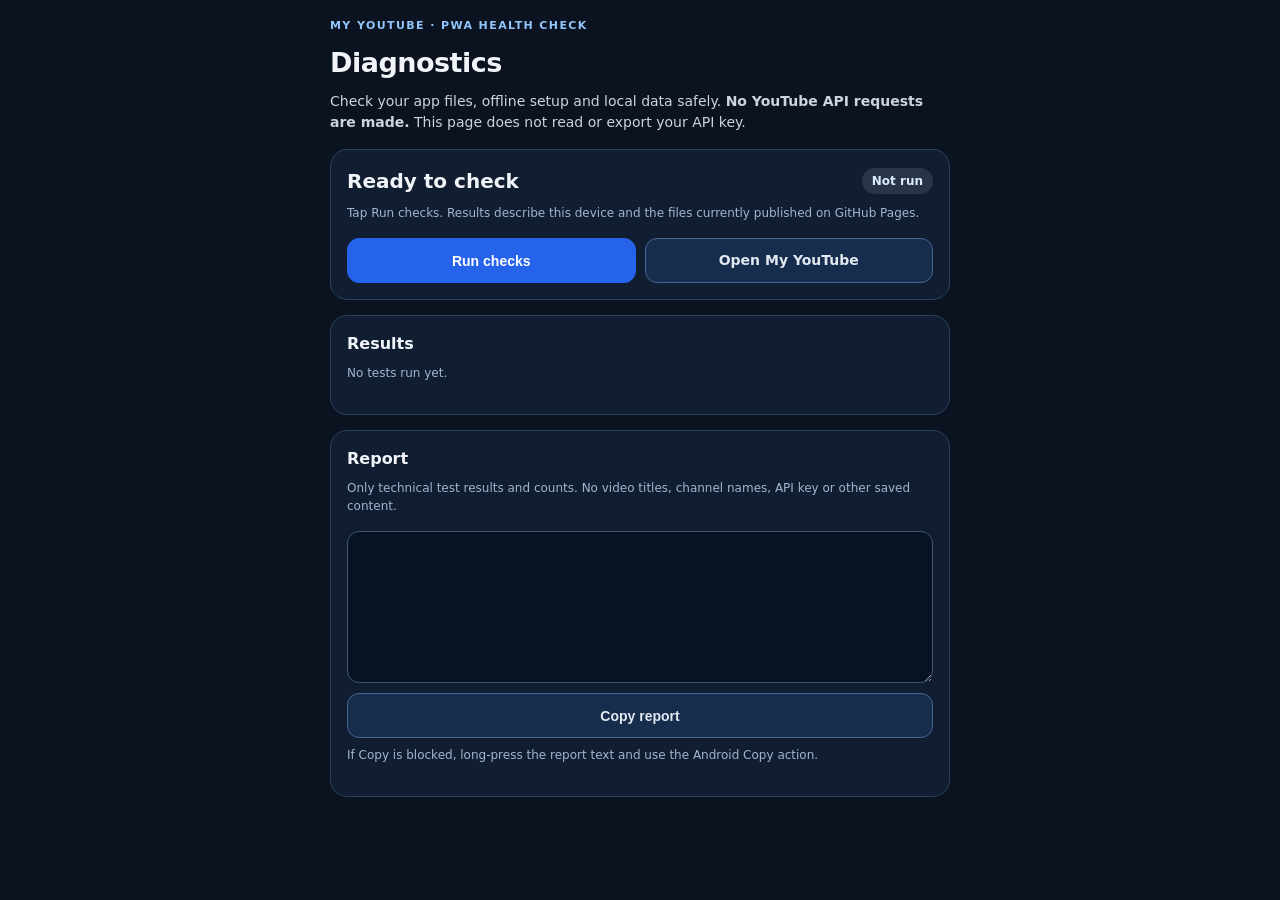
<file: diagnostics.html>
<!DOCTYPE html>
<html lang="en">
<head>
  <meta charset="utf-8">
  <meta name="viewport" content="width=device-width,initial-scale=1,viewport-fit=cover">
  <meta name="theme-color" content="#0b1220">
  <title>My YouTube – Diagnostics</title>
  <style>
    :root { color-scheme: dark; font-family: system-ui,-apple-system,Roboto,Arial,sans-serif; }
    * {box-sizing:border-box}
    body {margin:0; background:#0b1220; color:#f1f5f9; line-height:1.5; padding:18px 14px 36px}
    main {max-width:620px; margin:auto}
    .eyebrow {color:#93c5fd;font-size:11px;font-weight:800;letter-spacing:1.4px;text-transform:uppercase}
    h1 {font-size:27px;margin:8px 0 8px;letter-spacing:-.5px}
    p {color:#cbd5e1;margin:8px 0 16px;font-size:14px}
    .panel {background:#111e32;border:1px solid #2a415e;border-radius:17px;padding:16px;margin:15px 0}
    .summary {display:flex;gap:12px;align-items:center;justify-content:space-between;flex-wrap:wrap}
    .summary strong {font-size:20px}
    .hint {font-size:12px;color:#9fb5d0}
    .status {font-weight:800;border-radius:20px;padding:4px 10px;background:#283449;color:#dbeafe;font-size:12px}
    .pass {color:#86efac;background:#133b30}
    .warn {color:#fde68a;background:#443317}
    .fail {color:#fca5a5;background:#45212a}
    .line {border-bottom:1px solid #26374d;padding:12px 0;display:flex;gap:10px;justify-content:space-between;align-items:flex-start}
    .line:last-child {border-bottom:0}
    .test-info {min-width:0;flex:1}
    .test-info strong {display:block;font-size:14px}
    .test-info span {display:block;color:#a9bed6;font-size:12px;overflow-wrap:anywhere;margin-top:3px}
    button,a.button {display:inline-flex;align-items:center;justify-content:center;min-height:45px;border:1px solid #486790;border-radius:12px;padding:10px 16px;font-weight:700;font-size:14px;color:#e2e8f0;background:#172d4d;text-decoration:none;cursor:pointer}
    button.primary {background:#2563eb;border-color:#2563eb;color:white}
    button:disabled {opacity:.55;cursor:wait}
    .buttons {display:flex;gap:9px;flex-wrap:wrap}
    .buttons>* {flex:1}
    textarea {display:block;width:100%;min-height:152px;padding:12px;border:1px solid #405676;border-radius:12px;background:#071322;color:#e2e8f0;font-size:12px;resize:vertical;white-space:pre-wrap}
    code {color:#bfdbfe}
  </style>
</head>
<body>
<main>
  <div class="eyebrow">My YouTube · PWA Health Check</div>
  <h1>Diagnostics</h1>
  <p>Check your app files, offline setup and local data safely. <strong>No YouTube API requests are made.</strong> This page does not read or export your API key.</p>
  <div class="panel">
    <div class="summary"><strong id="headline">Ready to check</strong><span class="status" id="overall">Not run</span></div>
    <p class="hint" id="overview">Tap Run checks. Results describe this device and the files currently published on GitHub Pages.</p>
    <div class="buttons">
      <button type="button" class="primary" id="run">Run checks</button>
      <a class="button" href="./?page=home">Open My YouTube</a>
    </div>
  </div>
  <section class="panel" aria-label="Diagnostic results">
    <strong>Results</strong>
    <div id="results" aria-live="polite"><p class="hint">No tests run yet.</p></div>
  </section>
  <section class="panel">
    <strong>Report</strong>
    <p class="hint">Only technical test results and counts. No video titles, channel names, API key or other saved content.</p>
    <textarea id="report" aria-label="Technical diagnostics report" readonly></textarea>
    <div class="buttons" style="margin-top:10px">
      <button type="button" id="copy">Copy report</button>
    </div>
    <p class="hint" id="copy-help">If Copy is blocked, long-press the report text and use the Android Copy action.</p>
  </section>
</main>
<script>
(() => {
  'use strict';
  const $ = id => document.getElementById(id);
  const tests = [];
  const clean = value => String(value || '').replace(/[\r\n]+/g,' ').slice(0,180);
  function record(name, result, detail) {
    tests.push({name, result, detail:clean(detail)});
    const row = document.createElement('div'); row.className='line';
    const info=document.createElement('div');info.className='test-info';
    const heading=document.createElement('strong');heading.textContent=name;
    const description=document.createElement('span');description.textContent=clean(detail);
    const badge=document.createElement('span');badge.className='status '+result;
    badge.textContent={pass:'PASS',warn:'CHECK',fail:'FAIL'}[result];
    info.append(heading,description);row.append(info,badge);$('results').append(row);
  }
  async function get(path, type='text') {
    const url = new URL(path,location.href);
    if (url.origin !== location.origin) throw new Error('Outside app origin');
    const response = await fetch(url.href, {cache:'no-store'});
    if (!response.ok) throw new Error('HTTP '+response.status+' · '+path);
    return type==='json' ? response.json() : response.text();
  }
  async function run() {
    $('run').disabled=true;$('results').replaceChildren();tests.length=0;
    $('headline').textContent='Checking…';$('overall').textContent='Running';$('overall').className='status';
    record('Secure connection', location.protocol==='https:' || location.hostname==='localhost' ? 'pass':'fail', location.protocol.toUpperCase()+' · Service Workers require HTTPS on GitHub Pages');
    let html='',sw='',manifest=null;
    try {
      [html,sw,manifest]=await Promise.all([get('./index.html'),get('./sw.js'),get('./manifest.webmanifest','json')]);
      record('Core PWA files','pass','index.html, sw.js and manifest are reachable');
    } catch (error) {record('Core PWA files','fail',error.message);}
    if (manifest) {
      const shareTarget=String(manifest.share_target?.action||'');
      const good=manifest.display==='standalone' && shareTarget.includes('share.html');
      record('Android install and Share configuration',good?'pass':'fail',good?'Standalone app and Share Receiver configured':'Manifest missing expected PWA settings');
    }
    if (html && sw) {
      const names=['youtube-utils.js','youtube-api.js','library-storage.js','backup-manager.js','ui-navigation.js','app.js','pwa.js'];
      const missing=[];const versions=new Set();const scriptPaths=[];
      for (const name of names) {
        const match=html.match(new RegExp('src=["\\\']('+name.replaceAll('.','\\.')+'\\?v=([^"\\\']+))["\\\']'));
        if (!match) {missing.push(name+' missing in index');continue;}
        const path=match[1];versions.add(match[2]);scriptPaths.push(path);
        if (!sw.includes('./'+path)) missing.push(name+' missing in SW cache list');
      }
      record('Script versions and offline cache list',missing.length===0 && versions.size===1?'pass':'fail',
        missing.length?missing.join(', '):versions.size===1?'All 7 JavaScript files use one matching version':'Script versions are inconsistent');
      const failed=[];
      await Promise.all(scriptPaths.map(async name => {try {await get('./'+name);}catch(error){failed.push(clean(error.message));}}));
      record('Published JavaScript assets',failed.length?'fail':'pass',failed.length?failed.join('; '):scriptPaths.length+' application scripts are accessible');
      const shareGood=manifest?.share_target?.action;
      if(shareGood){try{await get('./share.html');record('Share receiver file','pass','share.html is published');}
        catch(error){record('Share receiver file','fail',error.message);}}
    }
    if ('serviceWorker' in navigator) {
      try {
        const registration=await navigator.serviceWorker.getRegistration('./');
        if (!registration) record('Installed Service Worker','warn','No active registration for this browser yet. Open My YouTube online first.');
        else {
          record('Installed Service Worker',registration.active?'pass':'warn',registration.active?'Active offline worker present':'Worker registration not active yet');
          record('App update status',registration.waiting?'warn':'pass',registration.waiting?'An update is waiting. Open My YouTube and tap Update now.':'No waiting update detected');
        }
        if(!navigator.serviceWorker.controller)
          record('This page controlled for offline use','warn','Diagnostics is not controlled yet; reopen after loading the app online');
        else record('This page controlled for offline use','pass','Service Worker controls this page');
      } catch (error){record('Service Worker status','warn',error.message);}
    } else record('Service Worker support','fail','This browser does not support Service Workers');
    try {
      const cacheNames=await caches.keys();
      const names=cacheNames.filter(name=>name.startsWith('my-youtube-shell-'));
      record('Offline app cache',names.length?'pass':'warn',names.length?names.length+' shell cache(s) present':'No app shell stored yet');
    } catch(error) {record('Offline app cache','warn','Cache Storage not readable: '+error.message);}
    try {
      const keys=['my-youtube-videos','my-youtube-channels','my-youtube-saved-searches','my-youtube-watch-queue-v1'];
      const problems=[];let found=0;
      for(const key of keys){
        const value=localStorage.getItem(key);if(value===null) continue;
        found += 1;
        try{if(!Array.isArray(JSON.parse(value))) problems.push(key+' is not a list');}
        catch(_){problems.push(key+' is not valid JSON');}
      }
      record('Saved data readability',problems.length?'fail':'pass',problems.length?problems.join('; '):found+' local library lists readable; saved content not inspected');
    }catch(error){record('Saved data readability','warn','Local storage unavailable in this browser: '+error.message);}
    const failures=tests.filter(test=>test.result==='fail').length;
    const warnings=tests.filter(test=>test.result==='warn').length;
    $('headline').textContent=failures?'Problems detected':warnings?'Check completed with notes':'Checks passed';
    $('overall').className='status '+(failures?'fail':warnings?'warn':'pass');
    $('overall').textContent=failures?failures+' issues':warnings?warnings+' notes':'All passed';
    $('overview').textContent=`${tests.length} checks · ${failures} problems · ${warnings} notes. Warnings may be normal when you open this in a new browser tab.`;
    $('report').value='My YouTube PWA Health Check\nDate: '+new Date().toISOString()+'\n'+
      tests.map(t=>`[${t.result.toUpperCase()}] ${t.name}: ${t.detail}`).join('\n');
    $('run').disabled=false;
  }
  $('run').addEventListener('click',()=>run().catch(error=>{
    $('run').disabled=false;record('Unexpected diagnostic error','fail',error.message);
    $('overall').textContent='Check failed';$('overall').className='status fail';
  }));
  $('copy').addEventListener('click',async()=>{
    const text=$('report').value;if(!text)return;
    try {await navigator.clipboard.writeText(text);$('copy-help').textContent='Report copied.';}
    catch(_){$('report').focus();$('report').select();$('copy-help').textContent='Select Copy from the Android text menu.';}
  });
})();
</script>
</body>
</html>
</file>
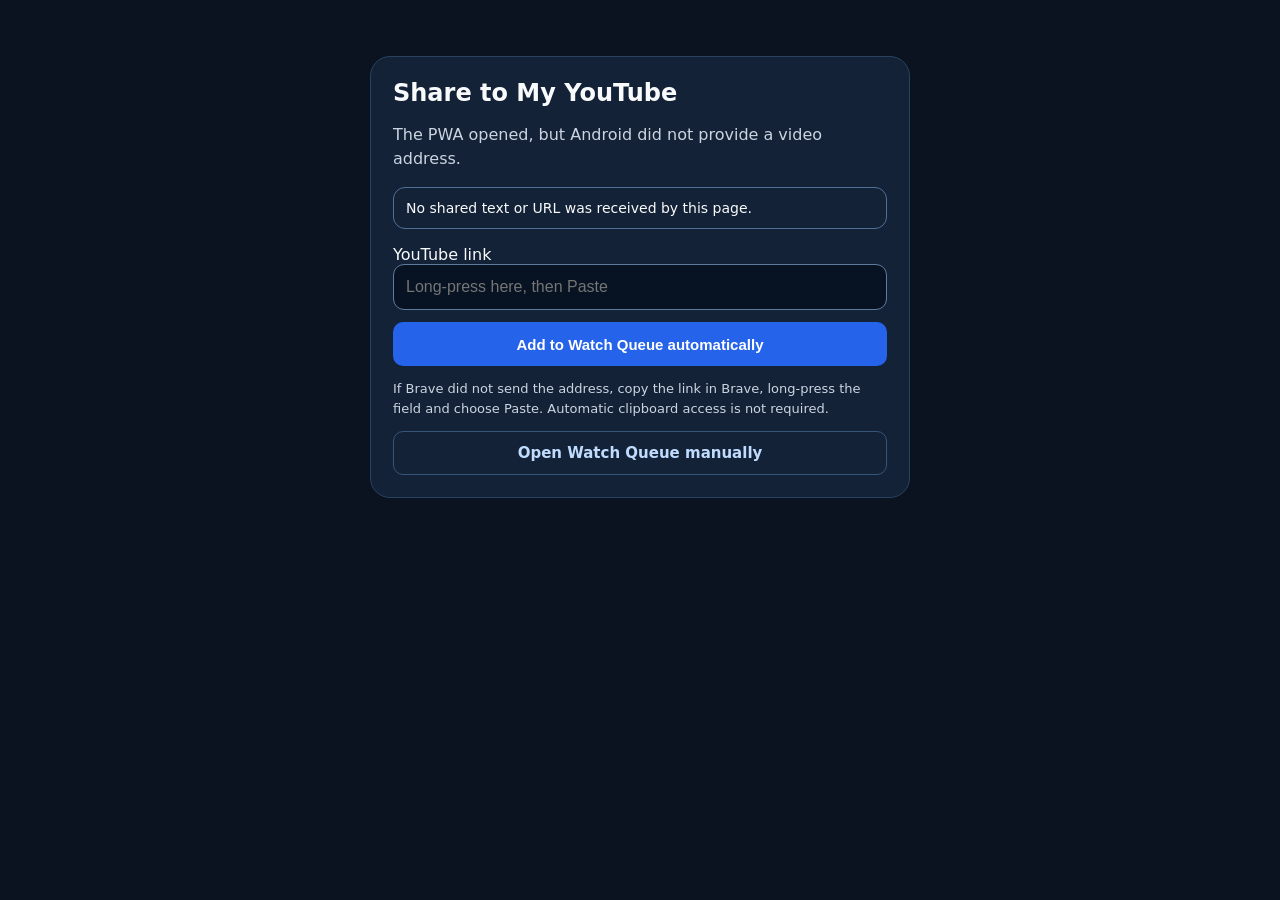
<file: share.html>
<!doctype html>
<html lang="en">
<head>
<meta charset="utf-8">
<meta name="viewport" content="width=device-width,initial-scale=1">
<meta name="theme-color" content="#0b1220">
<title>Share to My YouTube</title>
<style>
  * { box-sizing:border-box; }
  body { margin:0; min-height:100dvh; background:#0b1220; color:#f8fafc; font-family:system-ui,-apple-system,Roboto,Arial,sans-serif; padding:24px 16px; }
  main { max-width:540px; margin:32px auto; border:1px solid #284361; border-radius:20px; background:#142237; padding:22px; }
  h1 { font-size:24px; margin:0 0 12px; }
  p { line-height:1.5; color:#cbd5e1; }
  .info { border:1px solid #4e7096; padding:12px; border-radius:12px; font-size:14px; margin:16px 0; white-space:pre-wrap; overflow-wrap:anywhere; }
  input { display:block; width:100%; border:1px solid #607a9d; background:#071322; color:white; border-radius:11px; padding:13px 12px; font-size:16px; }
  button,a { display:block; width:100%; min-height:44px; margin-top:12px; border-radius:10px; padding:12px; text-align:center; text-decoration:none; font-size:15px; font-weight:650; }
  button { background:#2563eb; color:#fff; border:none; }
  a { color:#bfdbfe; border:1px solid #365579; }
  .hint {font-size:13px;}
</style>
</head>
<body>
<main>
<h1>Share to My YouTube</h1>
<p id="intro">Checking the shared link…</p>
<div class="info" id="status" role="status" aria-live="polite">Reading Android Share data…</div>
<form id="manual-form">
<label for="video-link">YouTube link</label>
<input id="video-link" type="text" inputmode="url" autocomplete="off" placeholder="Long-press here, then Paste">
<button type="submit">Add to Watch Queue automatically</button>
</form>
<p class="hint">If Brave did not send the address, copy the link in Brave, long-press the field and choose Paste. Automatic clipboard access is not required.</p>
<a href="./?page=queue">Open Watch Queue manually</a>
</main>
<script>
(() => {
  'use strict';
  const params = new URLSearchParams(location.search);
  const present = ['url','text','title'].filter(key => params.has(key));
  const values = present.map(key => params.get(key));
  function videoId(rawValue) {
    const raw = String(rawValue || '').trim();
    // A normal Android text share can contain a title followed by the link.
    const tokens = raw.match(/https?:\/\/[^\s<>"']+/gi) || [];
    for (const token of [...tokens,raw]) {
      try {
        const value=token.replace(/[),.;!?\]\}]+$/, '');
        const url=new URL(value);
        if (!['https:','http:'].includes(url.protocol)) continue;
        const host=url.hostname.toLowerCase();
        let id=null;
        if (host==='youtu.be'||host==='www.youtu.be') id=url.pathname.split('/')[1];
        else if (['youtube.com','www.youtube.com','m.youtube.com','music.youtube.com'].includes(host)) {
          const segments=url.pathname.split('/').filter(Boolean);
          if (segments[0]==='watch') id=url.searchParams.get('v');
          else if (['shorts','live','embed'].includes(segments[0])) id=segments[1];
        }
        if (/^[A-Za-z0-9_-]{11}$/.test(id || '')) return id;
      } catch (_) {}
    }
    return '';
  }
  function navigateToQueue(id) {
    const target=new URL('./',location.href);
    target.searchParams.set('share_target','1');
    target.searchParams.set('auto_queue','1');
    target.searchParams.set('text','https://www.youtube.com/watch?v='+id);
    // Replace share page and remove the incoming text from history.
    location.replace(target.href);
  }
  const id = values.map(videoId).find(Boolean);
  if (id) {
    document.getElementById('status').textContent='YouTube link received. Opening Watch Queue…';
    document.getElementById('intro').textContent='Your shared link was recognised.';
    navigateToQueue(id);
    return;
  }
  const status=document.getElementById('status');
  if (present.length) {
    status.textContent='Android shared data, but no valid YouTube video link was found. Received fields: '+present.join(', ')+'.';
    document.getElementById('intro').textContent='The app opened, but the shared content was not a supported video URL.';
  } else {
    status.textContent='No shared text or URL was received by this page.';
    document.getElementById('intro').textContent='The PWA opened, but Android did not provide a video address.';
  }
  document.getElementById('manual-form').addEventListener('submit', event => {
    event.preventDefault();
    const value=document.getElementById('video-link').value;
    const pastedId=videoId(value);
    if (!pastedId) {
      status.textContent='Please paste a valid YouTube video URL.';
      return;
    }
    navigateToQueue(pastedId);
  });
})();
</script>
</body>
</html>
</file>
<file: style.css>
/* =========================================
   MY YOUTUBE
   Main application stylesheet
   Version 1.0
   ========================================= */


/* =========================================
   BASIC RESET
   ========================================= */

* {
    box-sizing: border-box;
}

html {
    margin: 0;
    padding: 0;

    background: #0b1120;
}

body {
    margin: 0;
    padding: 0;

    min-height: 100vh;

    background: #0b1120;
    color: #f8fafc;

    font-family:
        Arial,
        Helvetica,
        sans-serif;

    line-height: 1.4;

    padding-bottom: 82px;
}


/* =========================================
   HEADER
   ========================================= */

.app-header {
    display: flex;

    align-items: center;

    justify-content: space-between;

    position: sticky;

    top: 0;

    z-index: 20;

    padding: 18px;

    background: #111827;

    border-bottom:
        1px solid #1f2937;
}

.app-header h1 {
    margin: 0;

    font-size: 22px;

    font-weight: 700;

    letter-spacing: 1px;
}

.app-header p {
    margin: 4px 0 0;

    font-size: 13px;

    color: #94a3b8;
}

.settings-button {
    width: 42px;

    height: 42px;

    border:
        1px solid #334155;

    border-radius: 12px;

    background: #172033;

    color: #dbeafe;

    font-size: 21px;

    cursor: pointer;

    -webkit-tap-highlight-color:
        transparent;
}


/* =========================================
   MAIN
   ========================================= */

.app-content {
    width: 100%;

    max-width: 760px;

    margin: 0 auto;

    padding: 18px 14px 28px;
}


/* =========================================
   SECTION HEADER
   ========================================= */

.section-header {
    display: flex;

    align-items: center;

    justify-content: space-between;

    gap: 12px;

    margin-bottom: 14px;
}

.section-header h2 {
    margin: 0;

    font-size: 20px;

    font-weight: 700;
}

.video-count {
    display: inline-block;

    margin-top: 4px;

    font-size: 13px;

    color: #60a5fa;
}


/* =========================================
   REFRESH BUTTON
   ========================================= */

.refresh-button {
    flex: 0 0 auto;

    min-height: 38px;

    padding: 8px 12px;

    border:
        1px solid #334155;

    border-radius: 10px;

    background: #172033;

    color: #93c5fd;

    font-size: 12px;

    font-weight: 600;

    cursor: pointer;

    -webkit-tap-highlight-color:
        transparent;
}

.refresh-button:active {
    transform:
        scale(0.97);
}

.refresh-button:disabled {
    opacity: 0.65;

    cursor: wait;
}


/* =========================================
   VIDEO LIST
   ========================================= */

.video-list {
    display: flex;

    flex-direction: column;

    gap: 14px;
}


/* =========================================
   VIDEO CARD
   ========================================= */

.video-card {
    display: flex;

    flex-direction: column;

    overflow: hidden;

    background: #111827;

    border:
        1px solid #1f2937;

    border-radius: 16px;

    box-shadow:
        0 8px 22px
        rgba(
            0,
            0,
            0,
            0.20
        );
}


/* =========================================
   THUMBNAIL
   ========================================= */

.thumbnail {
    position: relative;

    width: 100%;

    aspect-ratio: 16 / 9;

    overflow: hidden;

    background: #172033;
}

.thumbnail-image {
    display: block;

    width: 100%;

    height: 100%;

    object-fit: cover;
}

.thumbnail-placeholder {
    width: 100%;

    height: 100%;

    display: flex;

    align-items: center;

    justify-content: center;

    background: #172033;

    color: #64748b;

    font-size: 15px;

    font-weight: 700;

    letter-spacing: 1px;
}


/* =========================================
   VIDEO INFO
   ========================================= */

.video-info {
    padding: 14px;
}

.video-info h3 {
    margin: 0 0 7px;

    font-size: 17px;

    line-height: 1.3;

    font-weight: 700;
}

.channel-name {
    margin: 0 0 3px;

    font-size: 14px;

    color: #60a5fa;

    font-weight: 600;
}

.video-date {
    margin: 0 0 14px;

    font-size: 13px;

    color: #94a3b8;
}


/* =========================================
   VIDEO ACTIONS
   ========================================= */

.video-actions {
    display: flex;

    gap: 8px;
}

.secondary-actions {
    margin-top: 8px;
}

.action-button {
    flex: 1;

    min-height: 42px;

    padding: 9px 10px;

    border:
        1px solid #334155;

    border-radius: 10px;

    background: #172033;

    color: #e2e8f0;

    font-size: 13px;

    font-weight: 600;

    cursor: pointer;

    -webkit-tap-highlight-color:
        transparent;

    transition:
        transform 0.08s ease,
        background 0.15s ease,
        border-color 0.15s ease;
}

.action-button:active {
    transform:
        scale(0.97);
}


/* =========================================
   WATCH
   ========================================= */

.watch-button {
    background: #2563eb;

    border-color: #2563eb;

    color: white;
}


/* =========================================
   WATCHED
   ========================================= */

.watched-button {
    color: #cbd5e1;
}

.watched-button.is-active {
    color: #86efac;

    border-color:
        #166534;

    background: #10251a;
}


/* =========================================
   DOWNLOAD
   ========================================= */

.download-button {
    color: #93c5fd;
}

.download-button.is-active {
    color: #86efac;

    border-color:
        #166534;

    background: #10251a;
}


/* =========================================
   SAVE
   ========================================= */

.save-button {
    color: #f8fafc;
}

.save-button.is-active {
    color: #facc15;

    border-color:
        #854d0e;

    background: #261f0b;
}


/* =========================================
   EMPTY STATE
   ========================================= */

.empty-state {
    padding: 40px 18px;

    text-align: center;

    background: #111827;

    border:
        1px solid #1f2937;

    border-radius: 16px;
}

.empty-icon {
    margin-bottom: 12px;

    font-size: 34px;

    color: #60a5fa;
}

.empty-state h3 {
    margin: 0 0 7px;

    font-size: 18px;
}

.empty-state p {
    margin: 0 auto 18px;

    max-width: 330px;

    color: #94a3b8;

    font-size: 14px;
}


/* =========================================
   CHANNEL LIST
   ========================================= */

.channel-list {
    display: flex;

    flex-direction: column;

    gap: 12px;
}


/* =========================================
   CHANNEL CARD
   ========================================= */

.channel-card {
    padding: 15px;

    background: #111827;

    border:
        1px solid #1f2937;

    border-radius: 15px;
}

.channel-card-header {
    display: flex;

    align-items: center;

    gap: 12px;
}

.channel-thumbnail {
    width: 48px;

    height: 48px;

    flex: 0 0 48px;

    object-fit: cover;

    border-radius: 50%;

    background: #172033;

    border:
        1px solid #334155;
}

.channel-card-name {
    margin: 0;

    font-size: 17px;

    font-weight: 700;
}

.channel-card-url {
    margin: 5px 0 0;

    word-break: break-word;

    color: #94a3b8;

    font-size: 12px;
}

.channel-last-refresh {
    margin:
        -2px 0 12px;

    color: #64748b;

    font-size: 12px;
}


/* =========================================
   CHANNEL BUTTONS
   ========================================= */

.channel-card-actions {
    margin-top: 13px;

    display: flex;

    gap: 8px;
}

.add-channel-button {
    width: 100%;

    min-height: 44px;

    margin-bottom: 10px;

    padding: 10px 18px;

    border: 0;

    border-radius: 10px;

    background: #2563eb;

    color: white;

    font-size: 14px;

    font-weight: 600;

    cursor: pointer;

    -webkit-tap-highlight-color:
        transparent;
}

.add-channel-button:disabled {
    opacity: 0.65;

    cursor: wait;
}

.channel-delete-button {
    min-height: 40px;

    padding: 8px 13px;

    border:
        1px solid #7f1d1d;

    border-radius: 9px;

    background: #3f1212;

    color: #fca5a5;

    font-size: 13px;

    font-weight: 600;

    cursor: pointer;
}


/* =========================================
   CHANNEL FORM
   ========================================= */

.channel-form {
    display: flex;

    flex-direction: column;

    gap: 12px;

    margin-bottom: 16px;

    padding: 16px;

    background: #111827;

    border:
        1px solid #1f2937;

    border-radius: 16px;
}

.channel-form h3 {
    margin: 0;

    font-size: 18px;
}

.channel-form label {
    display: flex;

    flex-direction: column;

    gap: 6px;

    color: #cbd5e1;

    font-size: 13px;

    font-weight: 600;
}

.channel-form input {
    width: 100%;

    min-height: 45px;

    padding: 10px 12px;

    border:
        1px solid #334155;

    border-radius: 10px;

    outline: none;

    background: #0f172a;

    color: #f8fafc;

    font-size: 14px;
}

.channel-form input:focus {
    border-color:
        #60a5fa;
}

.api-key-saved {
    margin: 0;

    color: #86efac;

    font-size: 13px;
}

.form-actions {
    display: flex;

    gap: 8px;

    margin-top: 4px;
}

.form-button {
    flex: 1;

    min-height: 44px;

    border-radius: 10px;

    font-size: 14px;

    font-weight: 600;

    cursor: pointer;
}

.form-save-button {
    border: 0;

    background: #2563eb;

    color: white;
}

.form-save-button:disabled {
    opacity: 0.65;

    cursor: wait;
}

.form-cancel-button {
    border:
        1px solid #334155;

    background: #172033;

    color: #cbd5e1;
}


/* =========================================
   SETTINGS OVERLAY
   ========================================= */

.settings-overlay {
    position: fixed;

    inset: 0;

    z-index: 100;

    display: flex;

    align-items: flex-start;

    justify-content: center;

    padding: 70px 14px 20px;

    background:
        rgba(
            2,
            6,
            23,
            0.78
        );

    overflow-y: auto;
}

.settings-modal {
    width: 100%;

    max-width: 520px;

    background: #111827;

    border:
        1px solid #334155;

    border-radius: 18px;

    box-shadow:
        0 20px 50px
        rgba(
            0,
            0,
            0,
            0.45
        );

    overflow: hidden;
}

.settings-header {
    display: flex;

    align-items: flex-start;

    justify-content: space-between;

    gap: 12px;

    padding: 18px;

    border-bottom:
        1px solid #1f2937;
}

.settings-header h2 {
    margin: 0;

    font-size: 20px;
}

.settings-header p {
    margin: 4px 0 0;

    color: #94a3b8;

    font-size: 13px;
}

.settings-close-button {
    width: 40px;

    height: 40px;

    flex: 0 0 40px;

    border:
        1px solid #334155;

    border-radius: 10px;

    background: #172033;

    color: #cbd5e1;

    font-size: 24px;

    line-height: 1;

    cursor: pointer;
}

.settings-section {
    padding: 18px;

    border-bottom:
        1px solid #1f2937;
}

.settings-section h3 {
    margin: 0 0 10px;

    font-size: 16px;
}

.settings-description {
    margin: 8px 0 0;

    color: #94a3b8;

    font-size: 13px;
}

.settings-status {
    margin-bottom: 12px;

    padding: 10px 12px;

    border-radius: 10px;

    font-size: 13px;

    font-weight: 600;
}

.settings-status-ok {
    background: #10251a;

    color: #86efac;

    border:
        1px solid #166534;
}

.settings-status-warning {
    background: #261f0b;

    color: #facc15;

    border:
        1px solid #854d0e;
}

.settings-action-button,
.settings-danger-button {
    width: 100%;

    min-height: 44px;

    margin-top: 8px;

    padding: 10px 14px;

    border-radius: 10px;

    font-size: 14px;

    font-weight: 600;

    cursor: pointer;
}

.settings-action-button {
    border:
        1px solid #334155;

    background: #172033;

    color: #93c5fd;
}

.settings-danger-button {
    border:
        1px solid #7f1d1d;

    background: #3f1212;

    color: #fca5a5;
}

.settings-input-label {
    display: flex;

    flex-direction: column;

    gap: 7px;

    color: #cbd5e1;

    font-size: 13px;

    font-weight: 600;
}

.settings-input-label input {
    width: 100%;

    min-height: 46px;

    padding: 10px 12px;

    border:
        1px solid #334155;

    border-radius: 10px;

    outline: none;

    background: #0f172a;

    color: #f8fafc;

    font-size: 14px;
}

.settings-input-label input:focus {
    border-color:
        #60a5fa;
}

.settings-footer {
    display: flex;

    gap: 8px;

    padding: 16px;
}


/* =========================================
   BOTTOM NAVIGATION
   ========================================= */

.bottom-navigation {
    position: fixed;

    left: 0;
    right: 0;
    bottom: 0;

    z-index: 50;

    display: grid;

    grid-template-columns:
        repeat(4, 1fr);

    min-height: 70px;

    background: #111827;

    border-top:
        1px solid #1f2937;

    padding-bottom:
        env(safe-area-inset-bottom);
}

.nav-button {
    display: flex;

    flex-direction: column;

    align-items: center;

    justify-content: center;

    gap: 4px;

    border: 0;

    background: transparent;

    color: #64748b;

    font-size: 11px;

    font-weight: 600;

    cursor: pointer;

    -webkit-tap-highlight-color:
        transparent;
}

.nav-icon {
    font-size: 18px;

    line-height: 1;
}

.nav-button.active {
    color: #60a5fa;
}


/* =========================================
   TOUCH
   ========================================= */

button {
    touch-action: manipulation;
}


/* =========================================
   LARGER SCREENS
   ========================================= */

@media (min-width: 600px) {

    .app-header {
        padding-left: 24px;

        padding-right: 24px;
    }


    .app-content {
        padding-left: 20px;

        padding-right: 20px;
    }


    .video-card {
        flex-direction: row;
    }


    .thumbnail {
        width: 40%;

        min-width: 230px;
    }


    .video-info {
        flex: 1;
    }


    .bottom-navigation {
        left: 50%;

        right: auto;

        width: 760px;

        max-width: 100%;

        transform:
            translateX(-50%);

        border-left:
            1px solid #1f2937;

        border-right:
            1px solid #1f2937;
    }

}
</file>
